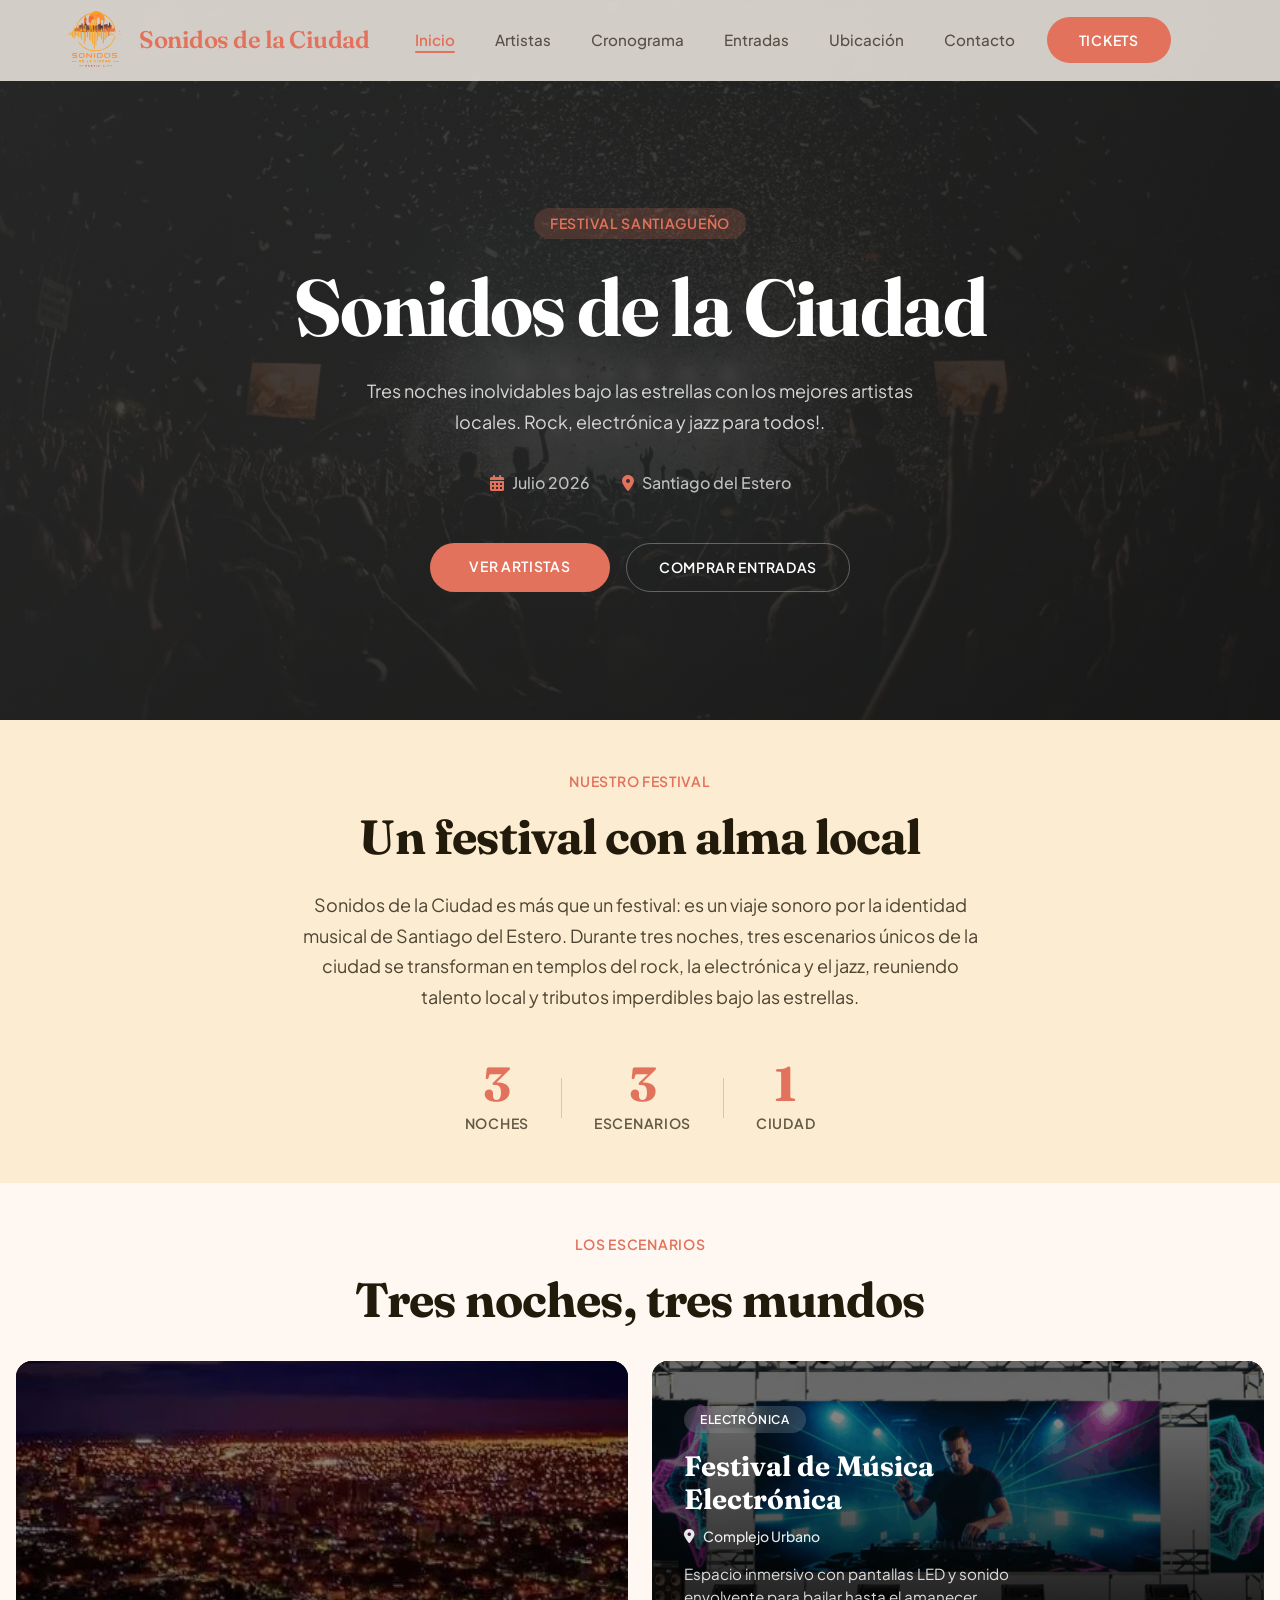
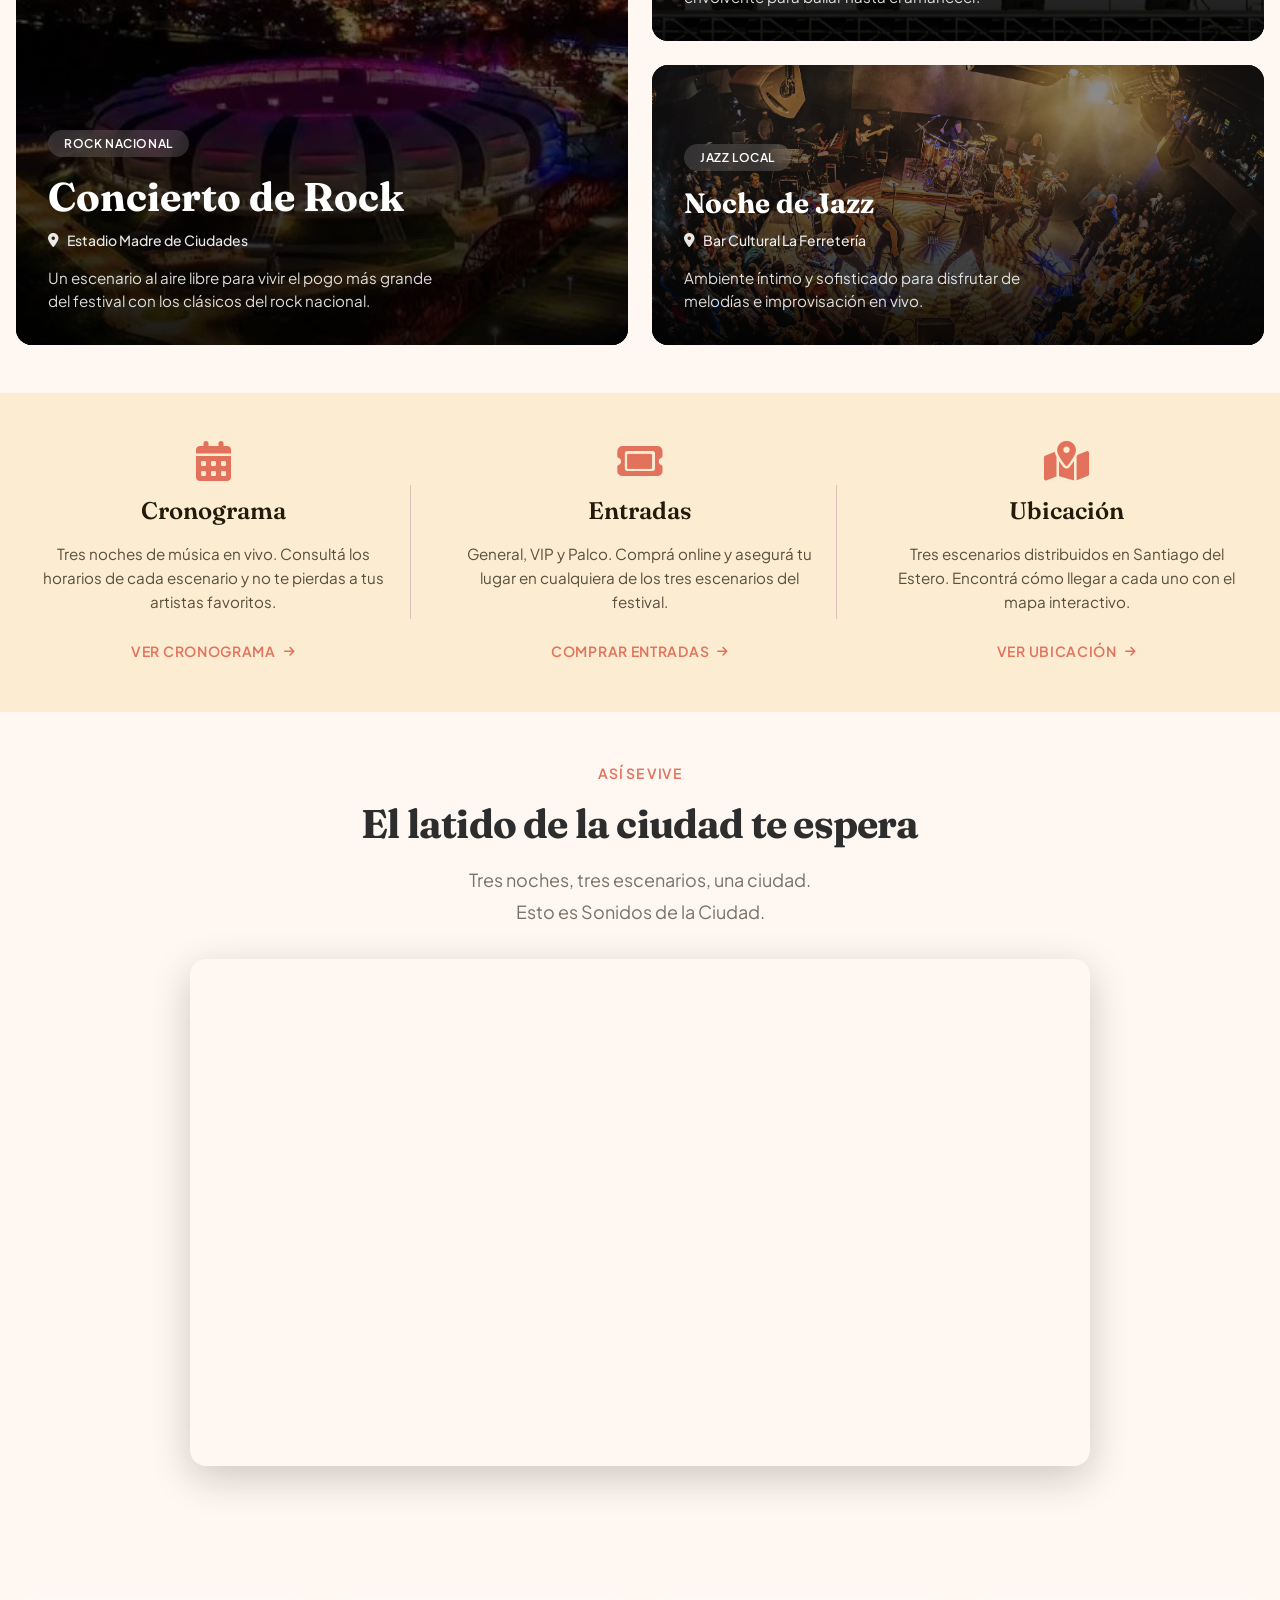
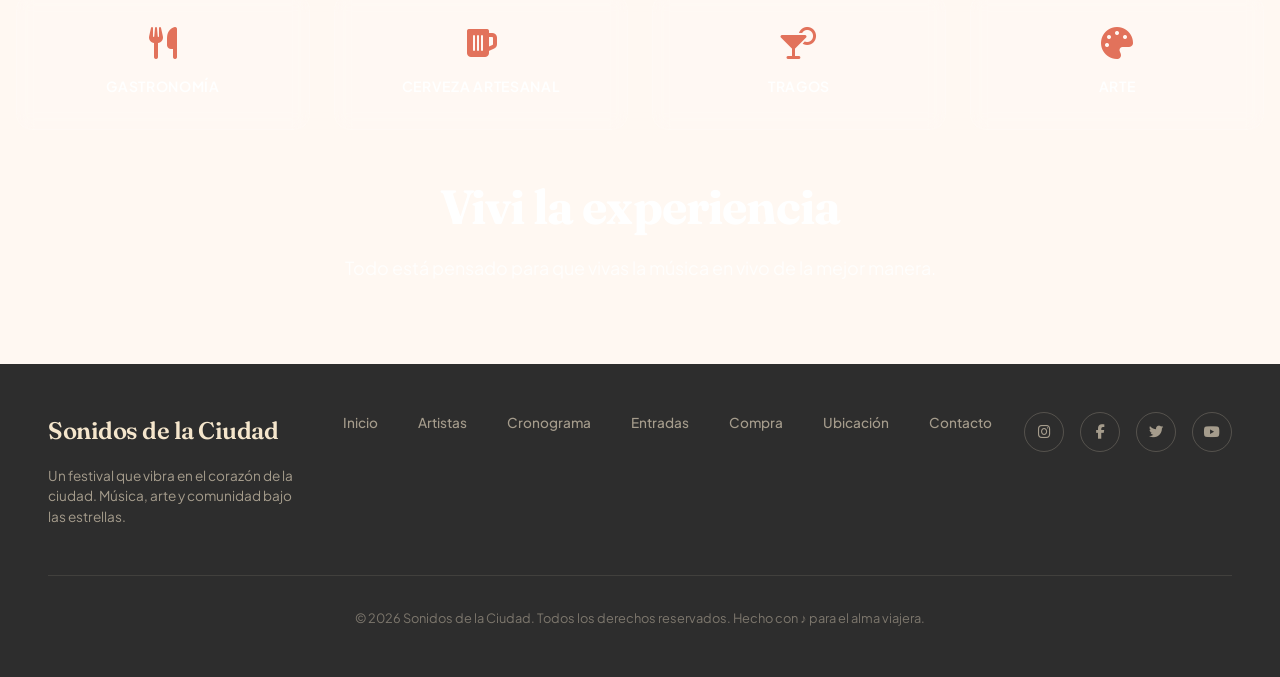
<file: index.html>
<!DOCTYPE html>
<html lang="es">
<head>
  <meta charset="UTF-8">
  <meta name="viewport" content="width=device-width, initial-scale=1.0">
  <meta name="description" content="Sonidos de la Ciudad - Festival de música local. Descubre artistas, cronograma, entradas y más.">
  <meta name="keywords" content="festival, música, local, artistas, entradas, Sonidos de la Ciudad">
  <meta name="author" content="Sonidos de la Ciudad">
  <title>Sonidos de la Ciudad - FESTIVAL SANTIAGUEÑO</title>

  <!-- Favicon -->
  <link rel="icon" type="image/x-icon" href="assets/img/icons/favicon.ico">
  <link rel="icon" type="image/png" sizes="32x32" href="assets/img/icons/favicon-32x32.png">
  <link rel="icon" type="image/png" sizes="16x16" href="assets/img/icons/favicon-16x16.png">
  <link rel="apple-touch-icon" href="assets/img/icons/apple-touch-icon.png">
  <link rel="icon" type="image/png" sizes="192x192" href="assets/img/icons/android-chrome-192x192.png">
  <link rel="icon" type="image/png" sizes="512x512" href="assets/img/icons/android-chrome-512x512.png">
  <link rel="manifest" href="site.webmanifest">

  <!-- Google Fonts: Fraunces & Plus Jakarta Sans -->
  <link rel="preconnect" href="https://fonts.googleapis.com">
  <link rel="preconnect" href="https://fonts.gstatic.com" crossorigin>
  <link href="https://fonts.googleapis.com/css2?family=Fraunces:ital,opsz,wght@0,9..144,100..900;1,9..144,100..900&family=Plus+Jakarta+Sans:ital,wght@0,200..800;1,200..800&display=swap" rel="stylesheet">

  <!-- Font Awesome -->
  <link rel="stylesheet" href="https://cdnjs.cloudflare.com/ajax/libs/font-awesome/6.5.0/css/all.min.css">

  <!-- CSS Global -->
  <link rel="stylesheet" href="css/style.css">

  <!-- CSS Componentes -->
  <link rel="stylesheet" href="css/navbar.css">
  <link rel="stylesheet" href="css/footer.css">

  <!-- CSS Página -->
  <link rel="stylesheet" href="css/index.css">
</head>
<body>
  <!-- Efecto de grano (textura sutil) -->
  <div class="grain-overlay"></div>

  <!-- Navbar inyectado por JS -->
  <div id="navbar-container"></div>

  <!-- Hero Section (fuera de main para ocupar ancho completo) -->
  <section class="hero">
    <div class="hero-content">
      <span class="hero-label">Festival Santiagueño</span>
      <h1 class="hero-title">Sonidos de la Ciudad</h1>
      <p class="hero-subtitle body-lg">Tres noches inolvidables bajo las estrellas con los mejores artistas locales. Rock, electrónica y jazz para todos!.</p>
      <div class="hero-meta">
        <span class="hero-date"><i class="fas fa-calendar-alt"></i>Julio  2026</span>
        <span class="hero-location"><i class="fas fa-map-marker-alt"></i> Santiago del Estero</span>
      </div>
      <div class="hero-actions">
        <a href="artistas.html" class="btn btn-primary">Ver Artistas</a>
        <a href="entradas.html" class="btn btn-outline-light">Comprar Entradas</a>
      </div>
    </div>
  </section>

  <main>
  <!-- About Section -->
  <section class="about">
    <div class="about-content">
      <span class="about-label">Nuestro Festival</span>
      <h2 class="about-title">Un festival con alma local</h2>
      <p class="about-text body-lg">Sonidos de la Ciudad es más que un festival: es un viaje sonoro por la identidad musical de Santiago del Estero. Durante tres noches, tres escenarios únicos de la ciudad se transforman en templos del rock, la electrónica y el jazz, reuniendo talento local y tributos imperdibles bajo las estrellas.</p>
      <div class="about-stats">
        <div class="about-stat">
          <span class="about-stat-number">3</span>
          <span class="about-stat-label">Noches</span>
        </div>
        <div class="about-stat-divider"></div>
        <div class="about-stat">
          <span class="about-stat-number">3</span>
          <span class="about-stat-label">Escenarios</span>
        </div>
        <div class="about-stat-divider"></div>
        <div class="about-stat">
          <span class="about-stat-number">1</span>
          <span class="about-stat-label">Ciudad</span>
        </div>
      </div>
    </div>
  </section>

  <!-- Events Bento Section -->
  <section class="events">
    <div class="events-header">
      <span class="events-label">Los Escenarios</span>
      <h2 class="events-title">Tres noches, tres mundos</h2>
    </div>

    <div class="events-bento">
      <!-- Card grande: Rock -->
      <article class="event-card event-card-large">
        <div class="event-card-image">
          <img src="assets/img/index/estadio-unico.webp" alt="Concierto de rock en el Estadio Madre de Ciudades">
        </div>
        <div class="event-card-content">
          <span class="event-genre">Rock Nacional</span>
          <h3 class="event-title">Concierto de Rock</h3>
          <p class="event-place"><i class="fas fa-map-marker-alt"></i> Estadio Madre de Ciudades</p>
          <p class="event-description">Un escenario al aire libre para vivir el pogo más grande del festival con los clásicos del rock nacional.</p>
        </div>
      </article>

      <!-- Card: Electrónica -->
      <article class="event-card">
        <div class="event-card-image">
          <img src="assets/img/index/complejo-urbano.webp" alt="Festival de música electrónica en el Complejo Urbano">
        </div>
        <div class="event-card-content">
          <span class="event-genre">Electrónica</span>
          <h3 class="event-title">Festival de Música Electrónica</h3>
          <p class="event-place"><i class="fas fa-map-marker-alt"></i> Complejo Urbano</p>
          <p class="event-description">Espacio inmersivo con pantallas LED y sonido envolvente para bailar hasta el amanecer.</p>
        </div>
      </article>

      <!-- Card: Jazz -->
      <article class="event-card">
        <div class="event-card-image">
          <img src="assets/img/index/bar.webp" alt="Noche de jazz en el Bar Cultural La Ferretería">
        </div>
        <div class="event-card-content">
          <span class="event-genre">Jazz Local</span>
          <h3 class="event-title">Noche de Jazz</h3>
          <p class="event-place"><i class="fas fa-map-marker-alt"></i> Bar Cultural La Ferretería</p>
          <p class="event-description">Ambiente íntimo y sofisticado para disfrutar de melodías e improvisación en vivo.</p>
        </div>
      </article>
    </div>
  </section>

  <!-- Info Section (Cronograma + Entradas + Ubicación) -->
  <section class="info">
    <div class="info-grid">
      <div class="info-block">
        <i class="fas fa-calendar-days info-icon"></i>
        <h3 class="info-title">Cronograma</h3>
        <p class="info-text">Tres noches de música en vivo. Consultá los horarios de cada escenario y no te pierdas a tus artistas favoritos.</p>
        <a href="cronograma.html" class="info-link">Ver cronograma <i class="fas fa-arrow-right"></i></a>
      </div>

      <div class="info-block">
        <i class="fas fa-ticket info-icon"></i>
        <h3 class="info-title">Entradas</h3>
        <p class="info-text">General, VIP y Palco. Comprá online y asegurá tu lugar en cualquiera de los tres escenarios del festival.</p>
        <a href="entradas.html" class="info-link">Comprar entradas <i class="fas fa-arrow-right"></i></a>
      </div>

      <div class="info-block">
        <i class="fas fa-map-location-dot info-icon"></i>
        <h3 class="info-title">Ubicación</h3>
        <p class="info-text">Tres escenarios distribuidos en Santiago del Estero. Encontrá cómo llegar a cada uno con el mapa interactivo.</p>
        <a href="ubicacion.html" class="info-link">Ver ubicación <i class="fas fa-arrow-right"></i></a>
      </div>
    </div>
  </section>
</main>

  <!-- Video Promocional -->
  <section class="promo-video">
    <div class="promo-video-content">
      <span class="promo-label">Así se vive</span>
      <h2 class="promo-title">El latido de la ciudad te espera</h2>
      <p class="promo-text body-lg">Tres noches, tres escenarios, una ciudad. <br>Esto es Sonidos de la Ciudad.</p>
      <div class="promo-video-wrapper">
        <iframe
          src="https://www.youtube.com/embed/-f5rqnZOOds?si=A6K7aAgEWtWWMYTq"
          title="Sonidos de la Ciudad - Video promocional"
          frameborder="0"
          allow="accelerometer; autoplay; clipboard-write; encrypted-media; gyroscope; picture-in-picture; web-share"
          referrerpolicy="strict-origin-when-cross-origin"
          allowfullscreen>
        </iframe>
      </div>
    </div>
  </section>

  <!-- Experience Section (Vivi la experiencia) -->
  <section class="experience">
    <div class="experience-content">
      <div class="experience-cards">
        <div class="experience-card">
          <i class="fas fa-utensils experience-icon"></i>
          <span class="experience-label">Gastronomía</span>
        </div>
        <div class="experience-card">
          <i class="fas fa-beer-mug-empty experience-icon"></i>
          <span class="experience-label">Cerveza Artesanal</span>
        </div>
        <div class="experience-card">
          <i class="fas fa-martini-glass-citrus experience-icon"></i>
          <span class="experience-label">Tragos</span>
        </div>
        <div class="experience-card">
          <i class="fas fa-palette experience-icon"></i>
          <span class="experience-label">Arte</span>
        </div>
      </div>
      <h2 class="experience-title">Vivi la experiencia</h2>
      <p class="experience-text body-lg">Todo está pensado para que vivas la música en vivo de la mejor manera.</p>
    </div>
  </section>

  <!-- Footer inyectado por JS -->
  <div id="footer-container"></div>

  <!-- Scripts -->
  <script src="js/components/navbar.js"></script>
  <script src="js/components/footer.js"></script>
  <script src="js/main.js"></script>
</body>
</html>
</file>
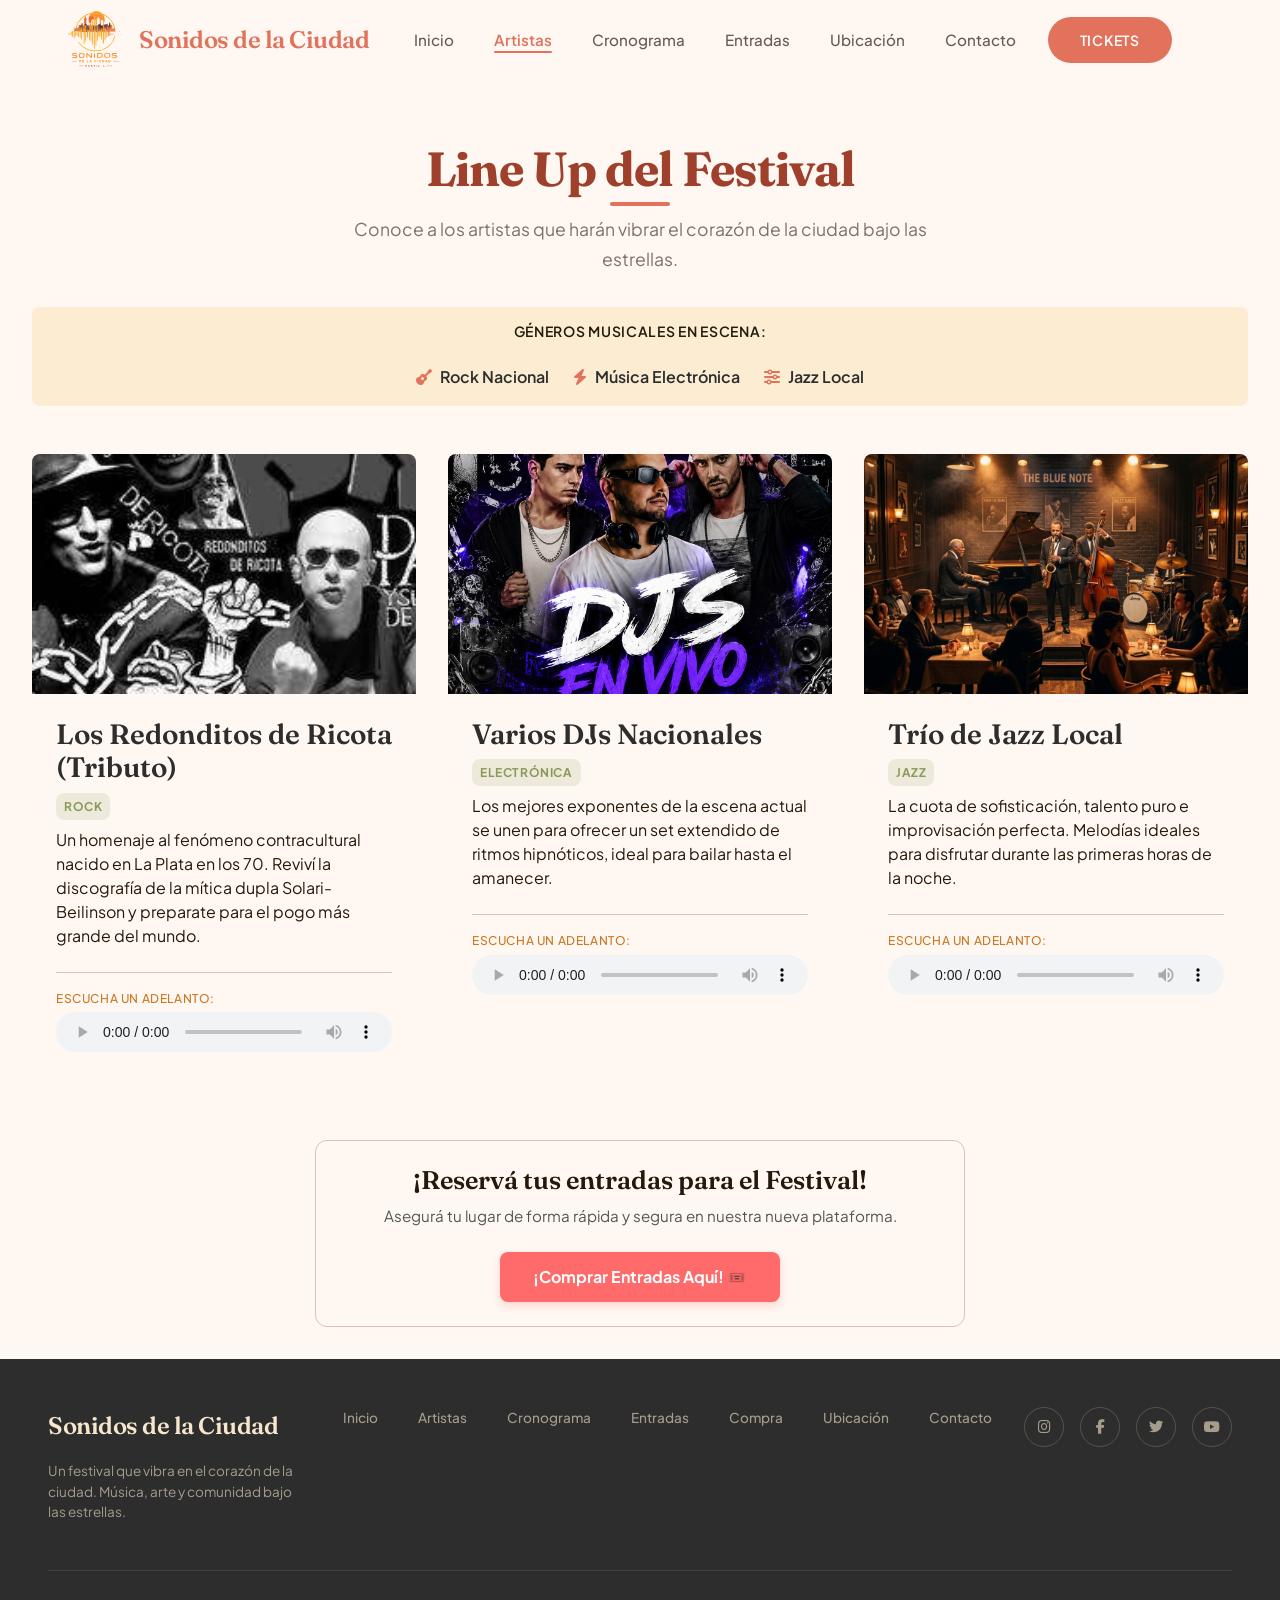
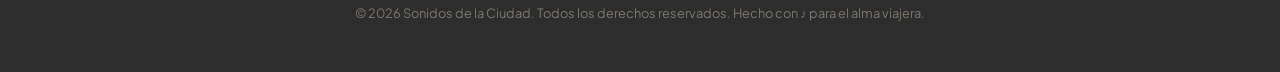
<file: artistas.html>
<!DOCTYPE html>
<html lang="es">
<head>
  <meta charset="UTF-8">
  <meta name="viewport" content="width=device-width, initial-scale=1.0">
  <meta name="description" content="Conoce a los artistas que se presentarán en Sonidos de la Ciudad.">
  <title>Artistas - Sonidos de la Ciudad</title>

  <link rel="icon" type="image/x-icon" href="assets/img/icons/favicon.ico">
  <link rel="icon" type="image/png" sizes="32x32" href="assets/img/icons/favicon-32x32.png">
  <link rel="icon" type="image/png" sizes="16x16" href="assets/img/icons/favicon-16x16.png">
  <link rel="apple-touch-icon" href="assets/img/icons/apple-touch-icon.png">

  <link rel="preconnect" href="https://fonts.googleapis.com">
  <link rel="preconnect" href="https://fonts.gstatic.com" crossorigin>
  <link href="https://fonts.googleapis.com/css2?family=Fraunces:ital,opsz,wght@0,9..144,100..900;1,9..144,100..900&family=Plus+Jakarta+Sans:ital,wght@0,200..800;1,200..800&display=swap" rel="stylesheet">

  <link rel="stylesheet" href="https://cdnjs.cloudflare.com/ajax/libs/font-awesome/6.5.0/css/all.min.css">

  <link rel="stylesheet" href="css/style.css">

  <link rel="stylesheet" href="css/navbar.css">
  <link rel="stylesheet" href="css/footer.css">

  <link rel="stylesheet" href="css/artistas.css">
</head>
<body>
  <div class="grain-overlay"></div>
  <div id="navbar-container"></div>

<main class="container page-content">
    <section class="artists-section">
      
      <div class="artists-header text-center">
        <h1>Line Up del Festival</h1>
        <p class="body-lg">Conoce a los artistas que harán vibrar el corazón de la ciudad bajo las estrellas.</p>
      </div>
      
      <div class="festival-genres">
        <h3 class="label">Géneros musicales en escena:</h3>
        <ul>
          <li><i class="fas fa-guitar"></i> Rock Nacional</li>
          <li><i class="fas fa-bolt"></i> Música Electrónica</li>
          <li><i class="fas fa-sliders"></i> Jazz Local</li>
        </ul>
      </div>

      <div class="artists-grid">

        <article class="artista-card">
          <div class="artist-image-container">
            <img src="assets/img/artists/artista1.png" alt="Banda de rock tocando en vivo sobre un escenario iluminado con luces rojas.">
          </div>
          <div class="artist-body">
            <h2>Los Redonditos de Ricota (Tributo)</h2>
            <span class="badge-genre">Rock</span>
            <p class="artist-bio body-md">Un homenaje al fenómeno contracultural nacido en La Plata en los 70. Reviví la discografía de la mítica dupla Solari-Beilinson y preparate para el pogo más grande del mundo.</p>
            <div class="artist-audio">
              <p class="label label-sm">Escucha un adelanto:</p>
              <audio src="assets/audio/jingle1.mp3" controls></audio>
            </div>
          </div>
        </article>

        <article class="artista-card">
          <div class="artist-image-container">
            <img src="assets/img/artists/artista2.png" alt="DJ mezclando música electrónica en una consola con pantallas LED de fondo.">
          </div>
          <div class="artist-body">
            <h2>Varios DJs Nacionales</h2>
            <span class="badge-genre">Electrónica</span>
            <p class="artist-bio body-md">Los mejores exponentes de la escena actual se unen para ofrecer un set extendido de ritmos hipnóticos, ideal para bailar hasta el amanecer.</p>
            <div class="artist-audio">
              <p class="label label-sm">Escucha un adelanto:</p>
              <audio src="assets/audio/jingle2.mp3" controls></audio>
            </div>
          </div>
        </article>

        <article class="artista-card">
          <div class="artist-image-container">
            <img src="assets/img/artists/artista3.png" alt="Músicos de jazz interpretando melodías con saxofón y contrabajo bajo luz tenue.">
          </div>
          <div class="artist-body">
            <h2>Trío de Jazz Local</h2>
            <span class="badge-genre">Jazz</span>
            <p class="artist-bio body-md">La cuota de sofisticación, talento puro e improvisación perfecta. Melodías ideales para disfrutar durante las primeras horas de la noche.</p>
            <div class="artist-audio">
              <p class="label label-sm">Escucha un adelanto:</p>
              <audio src="assets/audio/jingle3.mp3" controls></audio>
            </div>
          </div>
        </article>
      </div> 
    </section> 

    <!-- SECCIÓN DEL BOTÓN DE COMPRA:  -->
    <section class="booking-section" style="max-width: 650px; margin: 4rem auto 0 auto; padding: 1.5rem 2rem; background-color: var(--color-surface, #fffdfa); border-radius: 12px; border: 1px solid var(--color-outline-variant, #ddd); text-align: center; box-sizing: border-box;">
      <h2 style="margin-top: 0; margin-bottom: 0.5rem; font-family: 'Fraunces', serif; font-size: 1.6rem;">¡Reservá tus entradas para el Festival!</h2>
      <p style="margin-top: 0; margin-bottom: 1.5rem; color: #555; font-size: 0.95rem;">Asegurá tu lugar de forma rápida y segura en nuestra nueva plataforma.</p>
      
      <a href="compra.html" 
         style="display: inline-block; 
                background-color: #ff6b6b; 
                color: white; 
                text-decoration: none; 
                padding: 12px 32px; 
                font-size: 1rem; 
                font-weight: bold; 
                border-radius: 8px; 
                box-shadow: 0 4px 10px rgba(255, 107, 107, 0.25); 
                transition: all 0.2s ease-in-out;
                width: calc(100% - 40px);
                max-width: 280px;">
        ¡Comprar Entradas Aquí! 🎟️
      </a>
    </section>

  </main>
  
  <div id="footer-container"></div>

  <script src="js/components/navbar.js"></script>
  <script src="js/components/footer.js"></script>
  <script src="js/main.js"></script>
  <script src="js/artistas.js"></script>
</body>
</html>
</file>
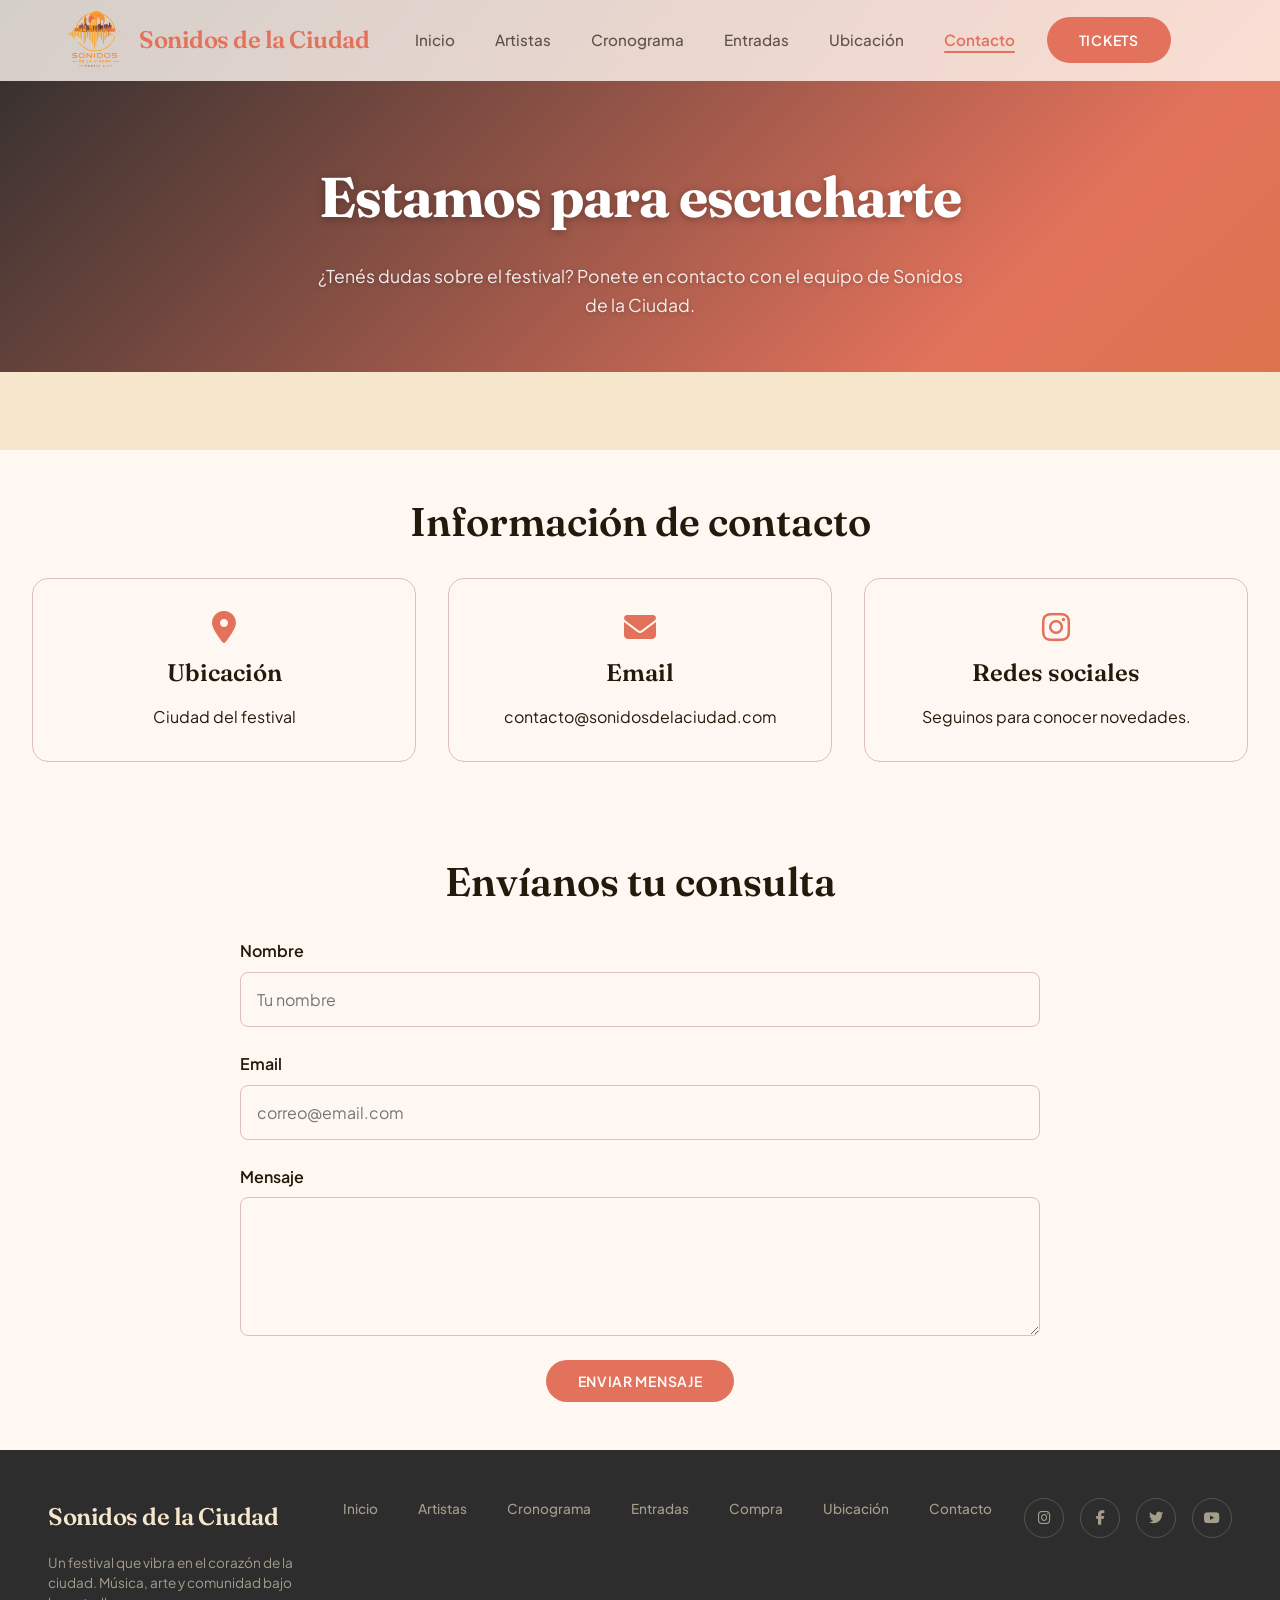
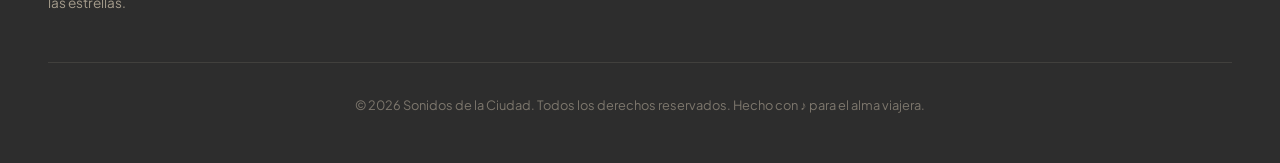
<file: contacto.html>
<!DOCTYPE html>
<html lang="es">
<head>
  <meta charset="UTF-8">
  <meta name="viewport" content="width=device-width, initial-scale=1.0">
  <meta name="description" content="Contacto del festival Sonidos de la Ciudad. Envíanos tus consultas.">
  <title>Contacto - Sonidos de la Ciudad</title>

  <link rel="icon" type="image/x-icon" href="assets/img/icons/favicon.ico">
  <link rel="icon" type="image/png" sizes="32x32" href="assets/img/icons/favicon-32x32.png">
  <link rel="icon" type="image/png" sizes="16x16" href="assets/img/icons/favicon-16x16.png">
  <link rel="apple-touch-icon" href="assets/img/icons/apple-touch-icon.png">

  <!-- Google Fonts: Fraunces & Plus Jakarta Sans -->
  <link rel="preconnect" href="https://fonts.googleapis.com">
  <link rel="preconnect" href="https://fonts.gstatic.com" crossorigin>
  <link href="https://fonts.googleapis.com/css2?family=Fraunces:ital,opsz,wght@0,9..144,100..900;1,9..144,100..900&family=Plus+Jakarta+Sans:ital,wght@0,200..800;1,200..800&display=swap" rel="stylesheet">

  <!-- Font Awesome -->
  <link rel="stylesheet" href="https://cdnjs.cloudflare.com/ajax/libs/font-awesome/6.5.0/css/all.min.css">

  <!-- CSS Global -->
  <link rel="stylesheet" href="css/style.css">

  <!-- CSS Componentes -->
  <link rel="stylesheet" href="css/navbar.css">
  <link rel="stylesheet" href="css/footer.css">

  <!-- CSS Página -->
  <link rel="stylesheet" href="css/contacto.css">
</head>
<body>
  <!-- Efecto de grano (textura sutil) -->
  <div class="grain-overlay"></div>

  <!-- Navbar inyectado por JS -->
  <div id="navbar-container"></div>

  <main class="container page-content">

  <!-- Hero de contacto -->
  <section class="contact-hero">

    <h1>Estamos para escucharte</h1>

    <p>
      ¿Tenés dudas sobre el festival?
      Ponete en contacto con el equipo de Sonidos de la Ciudad.
    </p>

  </section>


  <!-- Información de contacto -->
  <section class="contact-info">

    <h2>Información de contacto</h2>

    <div class="contact-cards">


      <article class="contact-card">

        <i class="fa-solid fa-location-dot"></i>

        <h3>Ubicación</h3>

        <p>
          Ciudad del festival
        </p>

      </article>



      <article class="contact-card">

        <i class="fa-solid fa-envelope"></i>

        <h3>Email</h3>

        <p>
          contacto@sonidosdelaciudad.com
        </p>

      </article>



      <article class="contact-card">

        <i class="fa-brands fa-instagram"></i>

        <h3>Redes sociales</h3>

        <p>
          Seguinos para conocer novedades.
        </p>

      </article>


    </div>

  </section>



  <!-- Formulario -->
  <section class="contact-form-section">

    <h2>Envíanos tu consulta</h2>


    <form class="contact-form">


      <div class="form-group">

        <label for="nombre">
          Nombre
        </label>

        <input 
          type="text"
          id="nombre"
          name="nombre"
          placeholder="Tu nombre">

      </div>



      <div class="form-group">

        <label for="email">
          Email
        </label>

        <input 
          type="email"
          id="email"
          name="email"
          placeholder="correo@email.com">

      </div>



      <div class="form-group">

        <label for="mensaje">
          Mensaje
        </label>

        <textarea
          id="mensaje"
          name="mensaje"
          rows="5"
          placeholder="Escribí tu consulta">
        </textarea>

      </div>

      <button type="submit" class="btn btn-primary">
        Enviar mensaje
      </button>

    </form>


  </section>


</main>

  <!-- Footer inyectado por JS -->
  <div id="footer-container"></div>

  <!-- Scripts -->
  <script src="js/components/navbar.js"></script>
  <script src="js/components/footer.js"></script>
  <script src="js/main.js"></script>
</body>
</html>
</file>
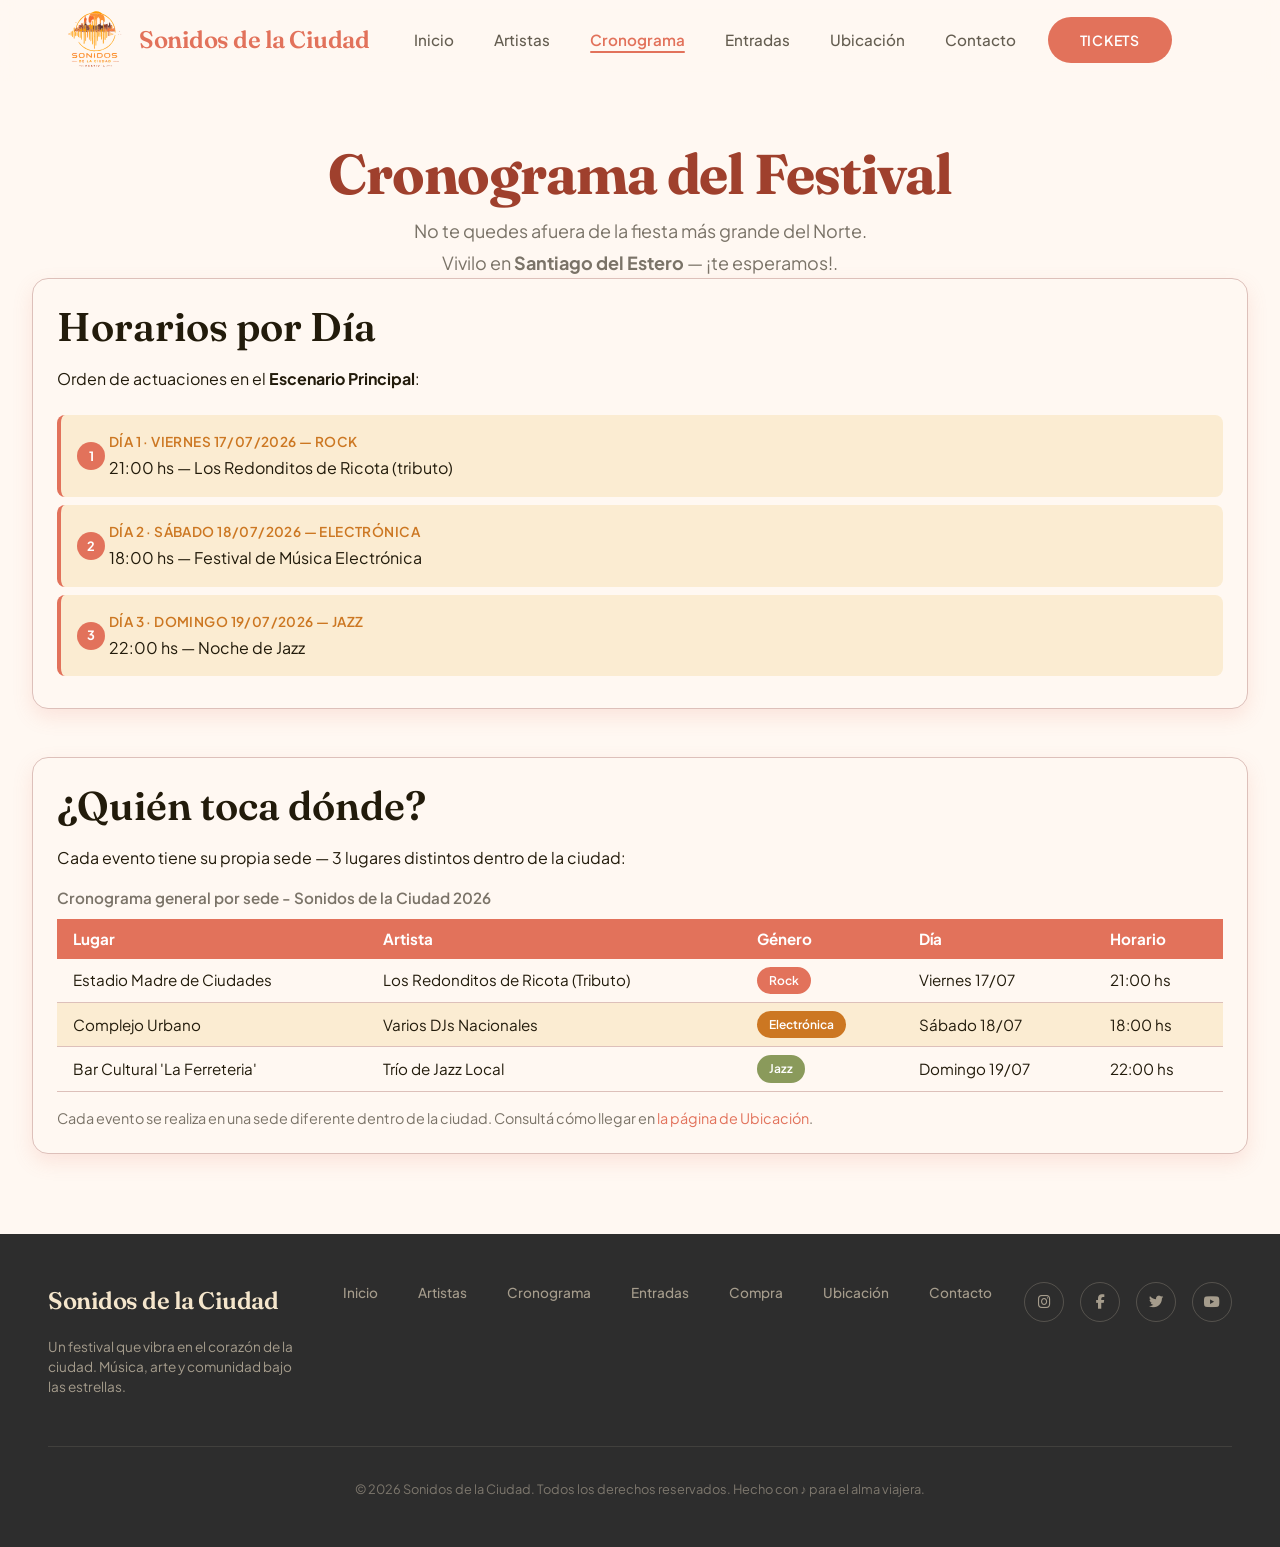
<file: cronograma.html>
<!DOCTYPE html>
<html lang="es">
<head>
  <meta charset="UTF-8">
  <meta name="viewport" content="width=device-width, initial-scale=1.0">
  <meta name="description" content="Cronograma de actuaciones del festival Sonidos de la Ciudad. Consultá los horarios por día y escenario.">
  <meta name="keywords" content="festival, música, cronograma, horarios, escenarios, Sonidos de la Ciudad">
  <meta name="author" content="Sonidos de la Ciudad">
  <title>Cronograma - Sonidos de la Ciudad</title>

  <link rel="icon" type="image/x-icon" href="assets/img/icons/favicon.ico">
  <link rel="icon" type="image/png" sizes="32x32" href="assets/img/icons/favicon-32x32.png">
  <link rel="icon" type="image/png" sizes="16x16" href="assets/img/icons/favicon-16x16.png">
  <link rel="apple-touch-icon" href="assets/img/icons/apple-touch-icon.png">

  <link rel="preconnect" href="https://fonts.googleapis.com">
  <link rel="preconnect" href="https://fonts.gstatic.com" crossorigin>
  <link href="https://fonts.googleapis.com/css2?family=Fraunces:ital,opsz,wght@0,9..144,100..900;1,9..144,100..900&family=Plus+Jakarta+Sans:ital,wght@0,200..800;1,200..800&display=swap" rel="stylesheet">

  <link rel="stylesheet" href="https://cdnjs.cloudflare.com/ajax/libs/font-awesome/6.5.0/css/all.min.css">

  <link rel="stylesheet" href="css/style.css">
  <link rel="stylesheet" href="css/navbar.css">
  <link rel="stylesheet" href="css/footer.css">
  <link rel="stylesheet" href="css/cronograma.css">
</head>
<body>
  <div class="grain-overlay"></div>

  <div id="navbar-container"></div>

  <main class="container page-content" id="top">
    <section class="cronograma-section">

      <div class="cronograma-header text-center">
        <h1>Cronograma del Festival</h1>
        <p class="body-lg">No te quedes afuera de la fiesta más grande del Norte. <br>
        Vivilo en <strong>Santiago del Estero</strong> — ¡te esperamos!.
        </p>
      </div>

      <section id="horarios-por-dia">
        <h2>Horarios por Día</h2>
        <p class="body-md" style="margin-bottom: 1.5rem;">Orden de actuaciones en el <strong>Escenario Principal</strong>:</p>

        <ol class="lista-horarios">
          <li><span class="dia">Día 1 · Viernes 17/07/2026 — Rock</span> 21:00 hs — Los Redonditos de Ricota (tributo)</li>
          <li><span class="dia">Día 2 · Sábado 18/07/2026 — Electrónica</span> 18:00 hs — Festival de Música Electrónica</li>
          <li><span class="dia">Día 3 · Domingo 19/07/2026 — Jazz</span> 22:00 hs — Noche de Jazz</li>
        </ol>
      </section>

      <section id="resumen-escenarios">
        <h2>¿Quién toca dónde?</h2>
        <p class="body-md">Cada evento tiene su propia sede — 3 lugares distintos dentro de la ciudad:</p>

        <table>
          <caption>Cronograma general por sede - Sonidos de la Ciudad 2026</caption>
          <thead>
            <tr>
              <th scope="col">Lugar</th>
              <th scope="col">Artista</th>
              <th scope="col">Género</th>
              <th scope="col">Día</th>
              <th scope="col">Horario</th>
            </tr>
          </thead>
          <tbody id="tabla-escenarios">
            <!-- Cargado dinámicamente desde data/events.json -->
          </tbody>
        </table>

        <p class="nota-escenarios body-md">
          Cada evento se realiza en una sede diferente dentro de la ciudad.
          Consultá cómo llegar en <a href="ubicacion.html">la página de Ubicación</a>.
        </p>
      </section>
  </main>
  <div id="footer-container"></div>

  <script src="js/components/navbar.js"></script>
  <script src="js/components/footer.js"></script>
  <script src="js/main.js"></script>
  <script src="js/cronograma.js"></script>
</body>
</html>
</file>
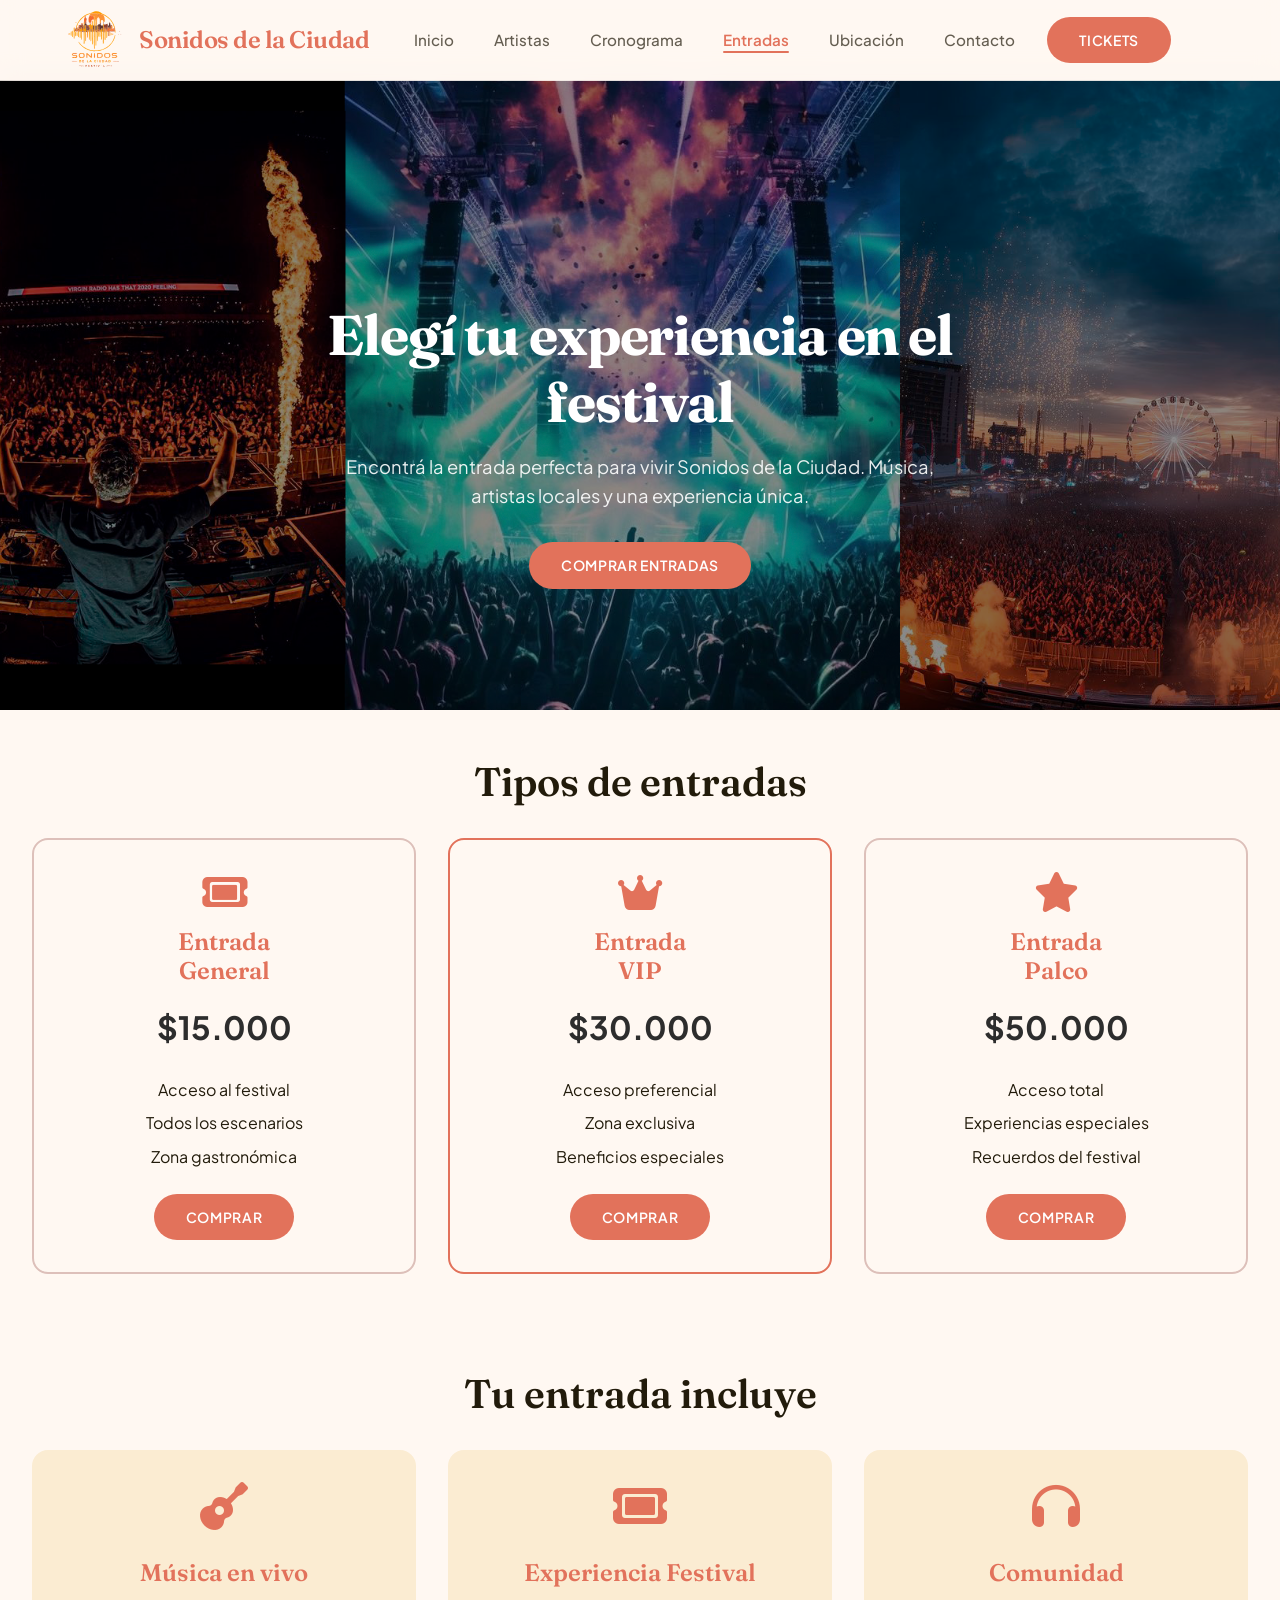
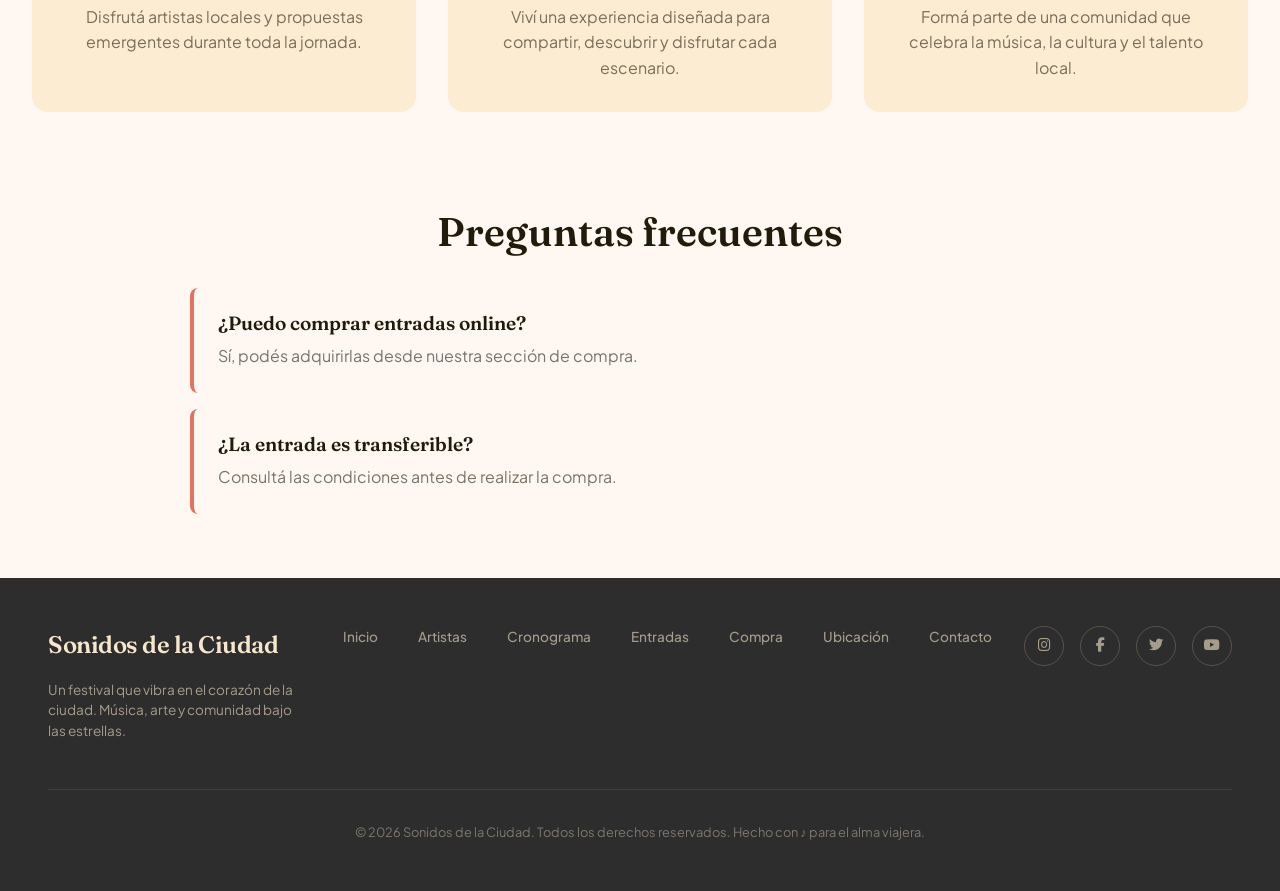
<file: entradas.html>
<!DOCTYPE html>
<html lang="es">
<head>
  <meta charset="UTF-8">
  <meta name="viewport" content="width=device-width, initial-scale=1.0">
  <meta name="description" content="Información sobre entradas y tipos de acceso al festival Sonidos de la Ciudad.">
  <title>Entradas - Sonidos de la Ciudad</title>
  <meta name="keywords" content="entradas festival, Sonidos de la Ciudad, música, eventos">

  <link rel="icon" type="image/x-icon" href="assets/img/icons/favicon.ico">
  <link rel="icon" type="image/png" sizes="32x32" href="assets/img/icons/favicon-32x32.png">
  <link rel="icon" type="image/png" sizes="16x16" href="assets/img/icons/favicon-16x16.png">
  <link rel="apple-touch-icon" href="assets/img/icons/apple-touch-icon.png">

  <!-- Google Fonts: Fraunces & Plus Jakarta Sans -->
  <link rel="preconnect" href="https://fonts.googleapis.com">
  <link rel="preconnect" href="https://fonts.gstatic.com" crossorigin>
  <link href="https://fonts.googleapis.com/css2?family=Fraunces:ital,opsz,wght@0,9..144,100..900;1,9..144,100..900&family=Plus+Jakarta+Sans:ital,wght@0,200..800;1,200..800&display=swap" rel="stylesheet">

  <!-- Font Awesome -->
  <link rel="stylesheet" href="https://cdnjs.cloudflare.com/ajax/libs/font-awesome/6.5.0/css/all.min.css">

  <!-- CSS Global -->
  <link rel="stylesheet" href="css/style.css">

  <!-- CSS Componentes -->
  <link rel="stylesheet" href="css/navbar.css">
  <link rel="stylesheet" href="css/footer.css">

  <!-- CSS Página -->
  <link rel="stylesheet" href="css/entradas.css">
</head>
<body>
  <!-- Efecto de grano (textura sutil) -->
  <div class="grain-overlay"></div>

  <!-- Navbar inyectado por JS -->
  <div id="navbar-container"></div>

  <main class="container page-content">

  <!-- Hero de entradas -->
  
<section class="tickets-hero">

    <img src="assets/img/banners/fest1.png"
         class="hero-slide active"
         alt="Festival Sonidos de la Ciudad">

    <img src="assets/img/banners/fest2.png"
         class="hero-slide"
         alt="Entradas al festival">

    <div class="hero-overlay"></div>

    <div class="hero-content">

        

        <h1>Elegí tu experiencia en el festival</h1>

        <p>
            Encontrá la entrada perfecta para vivir Sonidos de la Ciudad.
            Música, artistas locales y una experiencia única.
        </p>

        <a href="compra.html" class="btn btn-primary">
            Comprar entradas
        </a>

    </div>

</section>


  <!-- Tipos de entradas -->
  <section class="tickets-section">

    <h2>Tipos de entradas</h2>

    <div class="tickets-grid">

      <article class="ticket-card">
          <i class="fa-solid fa-ticket ticket-icon"></i>

          
          <h3>Entrada<br>General</h3>

          <p class="ticket-price">$15.000</p>

        <ul>
          <li>Acceso al festival</li>
          <li>Todos los escenarios</li>
          <li>Zona gastronómica</li>
        </ul>

        <a href="compra.html" class="btn btn-secondary">
          Comprar
        </a>
      </article>


      <article class="ticket-card featured">
          <i class="fa-solid fa-crown ticket-icon"></i>

          
          <h3>Entrada<br>VIP</h3>

          <p class="ticket-price">$30.000</p>

        <ul>
          <li>Acceso preferencial</li>
          <li>Zona exclusiva</li>
          <li>Beneficios especiales</li>
        </ul>

        <a href="compra.html" class="btn btn-primary">
          Comprar
        </a>
      </article>


      <article class="ticket-card">
          <i class="fa-solid fa-star ticket-icon"></i>

          <h3>Entrada<br>Palco</h3>

          <p class="ticket-price">$50.000</p>

        <ul>
          <li>Acceso total</li>
          <li>Experiencias especiales</li>
          <li>Recuerdos del festival</li>
        </ul>

        <a href="compra.html" class="btn btn-secondary">
          Comprar
        </a>
      </article>

    </div>

  </section>


  <!-- Información adicional -->
  <section class="ticket-info">

  <h2>Tu entrada incluye</h2>

  <div class="benefits">

      <article>
  <i class="fa-solid fa-guitar benefit-icon"></i>

  <h3>Música en vivo</h3>

  <p>
    Disfrutá artistas locales y propuestas emergentes durante toda la jornada.
  </p>
</article>

<article>
  <i class="fa-solid fa-ticket benefit-icon"></i>

  <h3>Experiencia Festival</h3>

  <p>
    Viví una experiencia diseñada para compartir, descubrir y disfrutar cada escenario.
  </p>
</article>

<article>
  <i class="fa-solid fa-headphones benefit-icon"></i>

  <h3>Comunidad</h3>

  <p>
    Formá parte de una comunidad que celebra la música, la cultura y el talento local.
  </p>
</article>

  </div>

</section>


  <!-- Preguntas frecuentes -->
  <section class="faq">

    <h2>Preguntas frecuentes</h2>

    <article>
      <h3>¿Puedo comprar entradas online?</h3>
      <p>
        Sí, podés adquirirlas desde nuestra sección de compra.
      </p>
    </article>

    <article>
      <h3>¿La entrada es transferible?</h3>
      <p>
        Consultá las condiciones antes de realizar la compra.
      </p>
    </article>

  </section>


</main>

  <!-- Footer inyectado por JS -->
  <div id="footer-container"></div>

  <!-- Scripts -->
  <script src="js/components/navbar.js"></script>
  <script src="js/components/footer.js"></script>
  <script src="js/main.js"></script>
  <script src="js/entradas.js"></script>
</body>
</html>
</file>
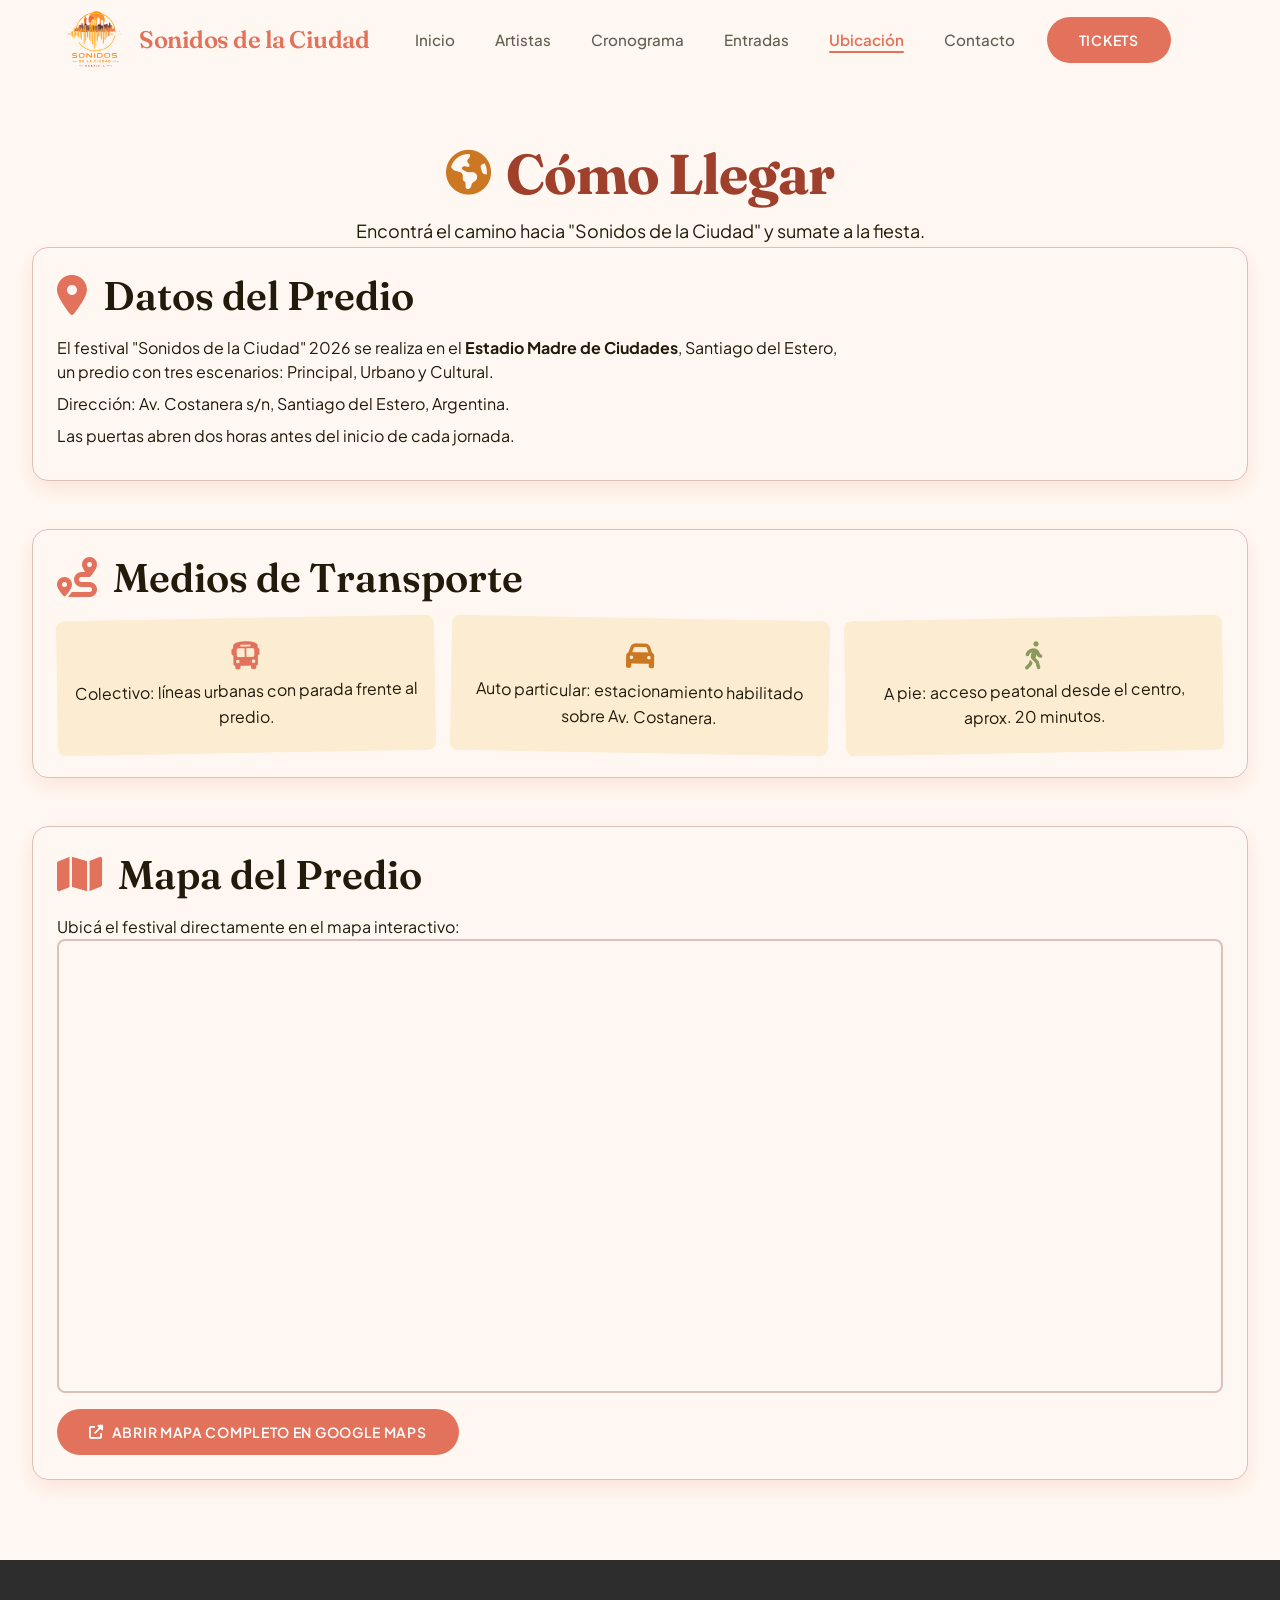
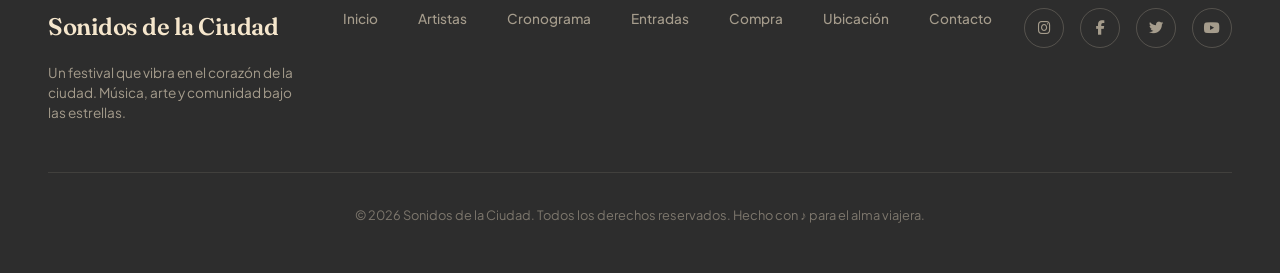
<file: ubicacion.html>
<!DOCTYPE html>
<html lang="es">
<head>
  <meta charset="UTF-8">
  <meta name="viewport" content="width=device-width, initial-scale=1.0">
  <meta name="description" content="Cómo llegar al festival Sonidos de la Ciudad. Ubicación, mapa y medios de transporte.">
  <meta name="keywords" content="festival, música, ubicación, mapa, cómo llegar, Sonidos de la Ciudad">
  <meta name="author" content="Sonidos de la Ciudad">
  <title>Ubicación - Sonidos de la Ciudad</title>

  <link rel="icon" type="image/x-icon" href="assets/img/icons/favicon.ico">
  <link rel="icon" type="image/png" sizes="32x32" href="assets/img/icons/favicon-32x32.png">
  <link rel="icon" type="image/png" sizes="16x16" href="assets/img/icons/favicon-16x16.png">
  <link rel="apple-touch-icon" href="assets/img/icons/apple-touch-icon.png">

  <link rel="preconnect" href="https://fonts.googleapis.com">
  <link rel="preconnect" href="https://fonts.gstatic.com" crossorigin>
  <link href="https://fonts.googleapis.com/css2?family=Fraunces:ital,opsz,wght@0,9..144,100..900;1,9..144,100..900&family=Plus+Jakarta+Sans:ital,wght@0,200..800;1,200..800&display=swap" rel="stylesheet">

  <link rel="stylesheet" href="https://cdnjs.cloudflare.com/ajax/libs/font-awesome/6.5.0/css/all.min.css">

  <link rel="stylesheet" href="css/style.css">
  <link rel="stylesheet" href="css/navbar.css">
  <link rel="stylesheet" href="css/footer.css">
  <link rel="stylesheet" href="css/ubicacion.css">
</head>
<body>
  <div class="grain-overlay"></div>

  <div id="navbar-container"></div>

  <main class="container page-content">
    <section class="ubicacion-section">

      <div class="ubicacion-header text-center">
        <h1>
          <i class="fa-solid fa-earth-americas" aria-hidden="true"></i>
          Cómo Llegar
        </h1>
        <p class="body-lg">
          Encontrá el camino hacia "Sonidos de la Ciudad" y sumate a la fiesta.
        </p>
      </div>

      <section id="datos-acceso">
        <h2><i class="fa-solid fa-location-dot" aria-hidden="true"></i> Datos del Predio</h2>
        <p class="body-md">
          El festival "Sonidos de la Ciudad" 2026 se realiza en el <strong>Estadio Madre de Ciudades</strong>,
          Santiago del Estero, un predio con tres escenarios: Principal, Urbano y Cultural.
        </p>
        <p class="body-md">Dirección: Av. Costanera s/n, Santiago del Estero, Argentina.</p>
        <p class="body-md">Las puertas abren dos horas antes del inicio de cada jornada.</p>
      </section>

      <section id="como-llegar">
        <h2><i class="fa-solid fa-route" aria-hidden="true"></i> Medios de Transporte</h2>
        <ul class="lista-transporte">
          <li><i class="fa-solid fa-bus" aria-hidden="true"></i> Colectivo: líneas urbanas con parada frente al predio.</li>
          <li><i class="fa-solid fa-car" aria-hidden="true"></i> Auto particular: estacionamiento habilitado sobre Av. Costanera.</li>
          <li><i class="fa-solid fa-person-walking" aria-hidden="true"></i> A pie: acceso peatonal desde el centro, aprox. 20 minutos.</li>
        </ul>
      </section>

      <section id="mapa">
        <h2><i class="fa-solid fa-map" aria-hidden="true"></i> Mapa del Predio</h2>
        <p class="body-md">Ubicá el festival directamente en el mapa interactivo:</p>

        <div class="mapa-container">
          <iframe
            title="Mapa de ubicación del festival Sonidos de la Ciudad"
            src="https://www.google.com/maps/embed?pb=!1m18!1m12!1m3!1d3530.4224850262312!2d-64.27354898908287!3d-27.76595357604961!2m3!1f0!2f0!3f0!3m2!1i1024!2i768!4f13.1!3m3!1m2!1s0x943b538809306767%3A0x6a147f14e2f77597!2sEstadio%20%C3%9Anico%20Madre%20de%20Ciudades.!5e0!3m2!1ses!2sar!4v1783567273731!5m2!1ses!2sar" width="600" height="450" style="border:0;" allowfullscreen="" loading="lazy" referrerpolicy="strict-origin-when-cross-origin">
          </iframe>
        </div>

        <a href="https://www.google.com/maps/search/?api=1&query=Estadio+Madre+de+Ciudades+Santiago+del+Estero"
          target="_blank" rel="noopener noreferrer" class="btn btn-primary enlace-mapa-completo">
          <i class="fa-solid fa-up-right-from-square" aria-hidden="true"></i> Abrir mapa completo en Google Maps
        </a>
      </section>

    </section>
  </main>
  <div id="footer-container"></div>

  <script src="js/components/navbar.js"></script>
  <script src="js/components/footer.js"></script>
  <script src="js/main.js"></script>
</body>
</html>
</file>
<file: css/style.css>
/* ============================================
   SONIDOS DE LA CIUDAD - ESTILOS GLOBALES
   Paleta: Desert Groove (Orgánica y Alternativa)
   ============================================ */

/* --- Variables de color (paleta Desert Groove) --- */
:root {
  /* Colores principales */
  --color-terracotta: #E2725B;
  --color-sage: #8A9A5B;
  --color-charcoal: #2D2D2D;
  --color-sand: #F5E6CC;
  --color-ochre: #CC7722;

  /* Colores extendidos */
  --color-background: #fff8f2;
  --color-surface: #fff8f2;
  --color-surface-container: #fbecd2;
  --color-on-background: #221b0b;
  --color-primary: #9f402d;
  --color-on-primary: #ffffff;
  --color-on-surface: #221b0b;
  --color-outline: #89726d;
  --color-outline-variant: #ddc0ba;

  /* Colores de texto */
  --color-white: #FFFFFF;
  --color-text-dark: #221b0b;
  --color-text-muted: rgba(34, 27, 11, 0.6);

  /* Tipografía */
  --font-heading: 'Fraunces', serif;
  --font-body: 'Plus Jakarta Sans', sans-serif;

  /* Espaciado base */
  --spacing-xs: 0.25rem;
  --spacing-sm: 0.5rem;
  --spacing-md: 1rem;
  --spacing-lg: 1.5rem;
  --spacing-xl: 2rem;
  --spacing-xxl: 3rem;

  /* Bordes */
  --border-radius: 0.5rem;
  --border-radius-lg: 1rem;
  --border-radius-full: 9999px;
}

/* --- Reset universal --- */
*,
*::before,
*::after {
  margin: 0;
  padding: 0;
  box-sizing: border-box;
}

/* --- Base tipográfica --- */
html {
  font-size: 16px;
  scroll-behavior: smooth;
}

body {
  font-family: var(--font-body);
  color: var(--color-on-background);
  background-color: var(--color-background);
  line-height: 1.6;
  min-height: 100vh;
  display: flex;
  flex-direction: column;
  overflow-x: hidden;
}

/* --- Encabezados --- */
h1, h2, h3, h4, h5, h6 {
  font-family: var(--font-heading);
  font-weight: 600;
  line-height: 1.2;
  margin-bottom: var(--spacing-md);
  color: var(--color-on-background);
}

h1 {
  font-size: 3.5rem;
  font-weight: 700;
  letter-spacing: -0.02em;
}

h2 {
  font-size: 2.5rem;
  font-weight: 600;
}

h3 {
  font-size: 1.5rem;
  font-weight: 600;
}

/* --- Enlaces --- */
a {
  color: var(--color-terracotta);
  text-decoration: none;
}

a:hover {
  color: var(--color-primary);
}

/* --- Imágenes --- */
img {
  max-width: 100%;
  height: auto;
  display: block;
}

/* --- Contenedor principal --- */
main {
  flex: 1;
  /* padding: var(--spacing-xl) var(--spacing-md); */
  /* max-width: 1280px; */
  margin: 0 auto;
  width: 100%;
}

/* --- Contenedor general --- */
.container {
  max-width: 1280px;
  margin: 0 auto;
  padding: 0 var(--spacing-xl);
}

/* --- Utilidades --- */
.text-center {
  text-align: center;
}

.sr-only {
  position: absolute;
  width: 1px;
  height: 1px;
  padding: 0;
  margin: -1px;
  overflow: hidden;
  clip: rect(0, 0, 0, 0);
  white-space: nowrap;
  border: 0;
}

/* --- Efecto grano (textura sutil) --- */
.grain-overlay {
  pointer-events: none;
  position: fixed;
  inset: 0;
  z-index: 40;
  opacity: 0.03;
  background-image: url("https://www.transparenttextures.com/patterns/p6.png");
}

/* --- Botones base --- */
.btn {
  display: inline-block;
  padding: 0.75rem 2rem;
  border-radius: var(--border-radius-full);
  font-family: var(--font-body);
  font-weight: 600;
  font-size: 0.875rem;
  letter-spacing: 0.05em;
  text-transform: uppercase;
  cursor: pointer;
  border: none;
}

.btn-primary {
  background-color: var(--color-terracotta);
  color: var(--color-on-primary);
}

.btn-primary:hover {
  background-color: var(--color-primary);
  color: var(--color-on-primary);
}

.btn-secondary {
  background-color: transparent;
  color: var(--color-on-background);
  border: 1px solid rgba(34, 27, 11, 0.2);
}

.btn-secondary:hover {
  background-color: rgba(245, 230, 204, 0.2);
}

.btn-outline-light {
  background-color: transparent;
  color: var(--color-white);
  border: 1px solid rgba(255, 255, 255, 0.3);
}

.btn-outline-light:hover {
  background-color: rgba(255, 255, 255, 0.15);
  border-color: rgba(255, 255, 255, 0.5);
  color: var(--color-white);
}

/* --- Labels y texto pequeño --- */
.label {
  font-family: var(--font-body);
  font-size: 0.875rem;
  font-weight: 600;
  letter-spacing: 0.05em;
  text-transform: uppercase;
}

.label-sm {
  font-size: 0.75rem;
  font-weight: 500;
}

/* --- Cuerpo de texto --- */
.body-lg {
  font-size: 1.125rem;
  line-height: 1.75;
}

.body-md {
  font-size: 1rem;
  line-height: 1.5;
}

/* --- Botón flotante volver arriba --- */
.btn-scroll-top {
  position: fixed;
  bottom: 2rem;
  right: 2rem;
  width: 48px;
  height: 48px;
  border-radius: 50%;
  background-color: var(--color-terracotta);
  color: var(--color-on-primary);
  border: none;
  cursor: pointer;
  font-size: 1.2rem;
  display: flex;
  align-items: center;
  justify-content: center;
  box-shadow: 0 4px 16px rgba(226, 114, 91, 0.35);
  opacity: 0;
  visibility: hidden;
  transform: translateY(20px);
  transition: opacity 0.35s ease, visibility 0.35s ease, transform 0.35s ease, background-color 0.3s ease;
  z-index: 999;
}

.btn-scroll-top.visible {
  opacity: 1;
  visibility: visible;
  transform: translateY(0);
}

.btn-scroll-top:hover {
  background-color: var(--color-ochre);
  transform: translateY(-4px);
  box-shadow: 0 8px 24px rgba(204, 119, 34, 0.45);
}

@media (max-width: 480px) {
  .btn-scroll-top {
    bottom: 1.25rem;
    right: 1.25rem;
    width: 42px;
    height: 42px;
    font-size: 1rem;
  }
}
</file>
<file: css/navbar.css>
/* ============================================
   NAVBAR - Estilos del componente de navegación
   Estilo: Desert Groove (orgánico y sofisticado)
   ============================================ */

header {
  position: fixed;
  top: 0;
  width: 100%;
  z-index: 50;
  backdrop-filter: blur(12px);
  background-color: rgba(255, 248, 242, 0.8);
  border-bottom: 1px solid transparent;
}

header .nav-container {
  display: flex;
  justify-content: space-between;
  align-items: center;
  width: 100%;
  max-width: 1280px;
  margin: 0 auto;
  padding: 1.25rem 4rem;
  height: 5rem;
}

header .logo a {
  display: flex;
  align-items: center;
  gap: 0.8rem;
  font-family: var(--font-heading);
  font-size: clamp(1.05rem, 2vw, 1.5rem);
  font-weight: 600;
  color: var(--color-terracotta);
  letter-spacing: -0.02em;
  text-decoration: none;
  margin-right: auto;
  white-space: nowrap;
}

header .logo a:hover {
  color: var(--color-primary);
}

.logo-icon {
  height: 4rem;
  width: auto;
  flex-shrink: 0;
}

nav {
  flex: 1;
  display: flex;
  align-items: center;
  justify-content: center;
  gap: 2rem;
}

.nav-links {
  display: flex;
  list-style: none;
  gap: 2.5rem;
  align-items: center;
}

.nav-links a {
  color: rgba(34, 27, 11, 0.7);
  font-family: var(--font-body);
  font-size: 0.95rem;
  font-weight: 500;
  position: relative;
}

.nav-links a:hover {
  color: var(--color-terracotta);
}

.nav-links a.active {
  color: var(--color-terracotta);
  font-weight: 600;
}

.nav-links a.active::after {
  content: '';
  position: absolute;
  bottom: -4px;
  left: 0;
  width: 100%;
  height: 2px;
  background-color: var(--color-terracotta);
  border-radius: 1px;
}

/* --- Botón CTA --- */
.nav-cta {
  background-color: var(--color-terracotta);
  color: var(--color-on-primary);
  padding: 0.75rem 2rem;
  border-radius: var(--border-radius-full);
  font-family: var(--font-body);
  font-size: 0.875rem;
  font-weight: 600;
  letter-spacing: 0.05em;
  text-transform: uppercase;
}

.nav-cta:hover {
  background-color: var(--color-primary);
  color: var(--color-on-primary);
}

/* En desktop se ve el CTA del navbar; el de dentro del menú queda oculto */
.nav-cta-item {
  display: none;
}

/* --- Botón hamburguesa (trigger, oculto en desktop) --- */
.menu-toggle {
  display: none;
  background: none;
  border: none;
  cursor: pointer;
  padding: 0.5rem;
  z-index: 100;
  margin-left: auto;
  color: var(--color-on-background);
  font-size: 1.5rem;
  line-height: 1;
}

/* Una vez que el menú está abierto, se oculta el trigger (queda el botón X) */
.menu-toggle[aria-expanded="true"] {
  display: none;
}

/* --- Botón de cierre (X), fijo arriba a la izquierda --- */
.menu-close {
  display: none;
  position: fixed;
  top: 1.5rem;
  left: 1.5rem;
  width: 44px;
  height: 44px;
  align-items: center;
  justify-content: center;
  background: none;
  border: none;
  cursor: pointer;
  z-index: 110;
  opacity: 0;
  transform: rotate(-90deg);
  transition: opacity 0.3s ease 0.25s, transform 0.4s ease 0.25s;
  color: var(--color-on-background);
  font-size: 1.5rem;
  line-height: 1;
}

/* ============================================
   RESPONSIVE — Rango intermedio (≤1150px)
   Reduce el gap de los links para evitar que
   el texto del logo se quiebre antes del
   breakpoint del menú hamburguesa.
   ============================================ */
@media (max-width: 1150px) {
  .nav-links {
    gap: 1.25rem;
  }

  nav {
    gap: 1rem;
  }

  .nav-cta {
    padding: 0.65rem 1.25rem;
    font-size: 0.8rem;
  }
}

/* ============================================
   RESPONSIVE — Tablet y móvil (≤1024px)
   El comportamiento es el mismo en ambos casos:
   menú a pantalla completa activado por hamburguesa.
   ============================================ */
@media (max-width: 1024px) {
  header .nav-container {
    padding: 1rem 1.5rem;
  }

  .logo-icon {
    height: 3.5rem;
  }

  header .logo a {
    font-size: 1.5rem;
    gap: 0.35rem;
  }

  .menu-toggle {
    display: block;
  }

  /* El CTA de escritorio desaparece; solo queda el de dentro del menú */
  .nav-cta--desktop {
    display: none;
  }

  .nav-cta-item {
    display: block;
    margin-top: 1rem;
  }

  .nav-links .nav-cta,
  .nav-links .nav-cta.active {
    background-color: #E2725B;
    color: #fff;
    padding: 0.85rem 2.5rem;
    border-radius: 999px;
    font-weight: 600;
    letter-spacing: 0.05em;
    text-transform: uppercase;
    display: inline-block;
    font-size: 1.25rem;
    text-decoration: none;
  }

  .nav-links .nav-cta:hover {
    background-color: var(--color-primary);
    color: #fff;
  }

  .nav-links {
    position: fixed;
    inset: 0;
    width: 100%;
    height: 100vh;
    background-color: var(--color-background);
    flex-direction: column;
    justify-content: center;
    align-items: center;
    gap: 1.75rem;
    z-index: 95;

    /* Efecto de revelado circular desde el botón hamburguesa */
    clip-path: circle(0% at calc(100% - 2.5rem) 2.75rem);
    transition: clip-path 0.6s cubic-bezier(0.65, 0, 0.35, 1);
    pointer-events: none;
  }

  .nav-links.active {
    clip-path: circle(150% at calc(100% - 2.5rem) 2.75rem);
    pointer-events: auto;
  }

  .nav-links.active .menu-close {
    display: flex;
    opacity: 1;
    transform: rotate(0deg);
  }

  .nav-links a {
    font-size: 1.25rem;
  }

  /* --- Aparición escalonada de cada item del menú --- */
  .nav-links li {
    opacity: 0;
    transform: translateY(16px);
    transition: opacity 0.4s ease, transform 0.4s ease;
  }

  .nav-links.active li {
    opacity: 1;
    transform: translateY(0);
  }

  .nav-links.active li:nth-child(2) { transition-delay: 0.15s; }
  .nav-links.active li:nth-child(3) { transition-delay: 0.20s; }
  .nav-links.active li:nth-child(4) { transition-delay: 0.25s; }
  .nav-links.active li:nth-child(5) { transition-delay: 0.30s; }
  .nav-links.active li:nth-child(6) { transition-delay: 0.35s; }
  .nav-links.active li:nth-child(7) { transition-delay: 0.40s; }
  .nav-links.active li:nth-child(8) { transition-delay: 0.45s; }
}

/* Bloqueo de scroll del body cuando el menú está abierto */
body.nav-open {
  overflow: hidden;
};
</file>
<file: css/footer.css>
/* ============================================
   FOOTER - Estilos del pie de página
   Estilo: Desert Groove (orgánico y sofisticado)
   ============================================ */

footer {
  background-color: var(--color-charcoal);
  color: var(--color-sand);
  width: 100%;
  padding: var(--spacing-xxl) var(--spacing-xxl);
  display: flex;
  flex-direction: column;
  gap: var(--spacing-xxl);
}


.footer-content {
  display: flex;
  flex-direction: row;
  justify-content: space-between;
  align-items: flex-start;
  max-width: 1280px;
  margin: 0 auto;
  width: 100%;
  gap: 2rem;
}


.footer-brand {
  display: flex;
  flex-direction: column;
  gap: 1rem;
}


.footer-brand .logo {
  font-family: var(--font-heading);
  font-size: 1.5rem;
  font-weight: 600;
  color: var(--color-sand);
  letter-spacing: -0.02em;
}


.footer-brand p {
  font-size: 0.85rem;
  color: rgba(245, 230, 204, 0.6);
  max-width: 280px;
  line-height: 1.5;
}


.footer-links {
  display: flex;
  gap: 2.5rem;
  align-items: center;
}


.footer-links a {
  font-size: 0.85rem;
  color: rgba(245, 230, 204, 0.6);
  font-weight: 500;
}


.footer-links a:hover {
  color: var(--color-sand);
}


.footer-social {
  display: flex;
  gap: 1rem;
}


.footer-social a {
  width: 2.5rem;
  height: 2.5rem;
  border: 1px solid rgba(245, 230, 204, 0.2);
  border-radius: 50%;
  display: flex;
  align-items: center;
  justify-content: center;
  color: rgba(245, 230, 204, 0.6);
}


.footer-social a:hover {
  background-color: rgba(245, 230, 204, 0.1);
  color: var(--color-sand);
}


.footer-social a i {
  font-size: 0.9rem;
}


.footer-bottom {
  text-align: center;
  padding-top: 2rem;
  border-top: 1px solid rgba(245, 230, 204, 0.1);
  font-size: 0.8rem;
  color: rgba(245, 230, 204, 0.4);
  max-width: 1280px;
  margin: 0 auto;
  width: 100%;
}


/* ============================================
   RESPONSIVE
   ============================================ */

@media (max-width: 768px) {

  footer {
    padding: 3rem 1.25rem;
    gap: 2rem;
  }


  .footer-content {
    flex-direction: column;
    align-items: center;
    text-align: center;
  }


  .footer-brand {
    align-items: center;
  }


  .footer-brand p {
    text-align: center;
  }


  .footer-links {
    flex-direction: column;
    gap: 1rem;
  }


  .footer-social {
    margin-top: 1rem;
  }


  .footer-bottom {
    padding-top: 1rem;
  }

}
</file>
<file: css/index.css>
/* ============================================
   INDEX - Estilos de la página de Inicio
   Estilo: Desert Groove (orgánico y sofisticado)
   ============================================ */

/* --- Hero Section --- */
.hero {
  display: flex;
  align-items: center;
  justify-content: center;
  min-height: 80vh;
  padding: calc(var(--spacing-xxl) + 5rem) var(--spacing-md) var(--spacing-xxl);
  background: url('../assets/img/banners/rcitales-baires-2024-1024x683.webp') center/cover no-repeat;
  position: relative;
  overflow: hidden;
}

.hero::before {
  content: '';
  position: absolute;
  top: 0;
  left: 0;
  right: 0;
  bottom: 0;
  background: linear-gradient(135deg, rgba(45, 45, 45, 0.85) 0%, rgba(26, 26, 26, 0.9) 100%);
  pointer-events: none;
}

.hero-content {
  position: relative;
  z-index: 1;
  text-align: center;
  max-width: 800px;
  margin: 0 auto;
}

.hero-label {
  display: inline-block;
  padding: var(--spacing-xs) var(--spacing-md);
  background-color: rgba(226, 114, 91, 0.2);
  color: var(--color-terracotta);
  border-radius: var(--border-radius-full);
  font-family: var(--font-body);
  font-size: 0.875rem;
  font-weight: 600;
  letter-spacing: 0.05em;
  text-transform: uppercase;
  margin-bottom: var(--spacing-lg);
}

.hero-title {
  font-size: clamp(2.5rem, 8vw, 5rem);
  font-weight: 700;
  color: var(--color-white);
  margin-bottom: var(--spacing-lg);
  letter-spacing: -0.02em;
  line-height: 1.1;
}

.hero-subtitle {
  color: rgba(255, 255, 255, 0.8);
  margin-bottom: var(--spacing-xl);
  max-width: 600px;
  margin-left: auto;
  margin-right: auto;
}

.hero-meta {
  display: flex;
  justify-content: center;
  gap: var(--spacing-xl);
  margin-bottom: var(--spacing-xxl);
  flex-wrap: wrap;
}

.hero-date,
.hero-location {
  color: rgba(255, 255, 255, 0.7);
  font-family: var(--font-body);
  font-size: 1rem;
  font-weight: 500;
  display: flex;
  align-items: center;
  gap: var(--spacing-sm);
}

.hero-date i,
.hero-location i {
  color: var(--color-terracotta);
}

.hero-actions {
  display: flex;
  justify-content: center;
  gap: var(--spacing-md);
  flex-wrap: wrap;
}

.hero-actions .btn {
  min-width: 180px;
}

/* Responsive */
@media (max-width: 768px) {
  .hero {
    min-height: 70vh;
    padding: var(--spacing-xl) var(--spacing-md);
  }

  .hero-meta {
    flex-direction: column;
    gap: var(--spacing-sm);
  }

  .hero-actions {
    flex-direction: column;
    align-items: center;
  }

  .hero-actions .btn {
    width: 100%;
    max-width: 280px;
  }
}

/* --- About Section --- */
.about {
  background-color: var(--color-surface-container);
  padding: var(--spacing-xxl) var(--spacing-md);
}

.about-content {
  max-width: 900px;
  margin: 0 auto;
  text-align: center;
}

.about-label {
  display: inline-block;
  color: var(--color-terracotta);
  font-family: var(--font-body);
  font-size: 0.875rem;
  font-weight: 600;
  letter-spacing: 0.05em;
  text-transform: uppercase;
  margin-bottom: var(--spacing-md);
}

.about-title {
  font-size: clamp(2rem, 5vw, 3rem);
  font-weight: 700;
  color: var(--color-on-background);
  margin-bottom: var(--spacing-lg);
  letter-spacing: -0.02em;
}

.about-text {
  color: var(--color-on-background);
  opacity: 0.8;
  max-width: 700px;
  margin: 0 auto var(--spacing-xxl);
  line-height: 1.7;
}

.about-stats {
  display: flex;
  justify-content: center;
  align-items: center;
  gap: var(--spacing-xl);
  flex-wrap: wrap;
}

.about-stat {
  display: flex;
  flex-direction: column;
  align-items: center;
  gap: var(--spacing-xs);
}

.about-stat-number {
  font-family: var(--font-heading);
  font-size: 3rem;
  font-weight: 700;
  color: var(--color-terracotta);
  line-height: 1;
}

.about-stat-label {
  font-family: var(--font-body);
  font-size: 0.875rem;
  font-weight: 600;
  letter-spacing: 0.05em;
  text-transform: uppercase;
  color: var(--color-on-background);
  opacity: 0.7;
}

.about-stat-divider {
  width: 1px;
  height: 40px;
  background-color: var(--color-outline-variant);
}

@media (max-width: 600px) {
  .about-stat-divider {
    display: none;
  }

  .about-stats {
    gap: var(--spacing-lg);
  }

  .about-stat-number {
    font-size: 2.5rem;
  }
}

/* --- Events Bento Section --- */
.events {
  background-color: var(--color-background);
  padding: var(--spacing-xxl) var(--spacing-md);
}

.events-header {
  max-width: 1280px;
  margin: 0 auto var(--spacing-xl);
  text-align: center;
}

.events-label {
  display: inline-block;
  color: var(--color-terracotta);
  font-family: var(--font-body);
  font-size: 0.875rem;
  font-weight: 600;
  letter-spacing: 0.05em;
  text-transform: uppercase;
  margin-bottom: var(--spacing-md);
}

.events-title {
  font-size: clamp(2rem, 5vw, 3rem);
  font-weight: 700;
  color: var(--color-on-background);
  letter-spacing: -0.02em;
}

.events-bento {
  display: grid;
  grid-template-columns: repeat(2, 1fr);
  grid-template-rows: auto auto;
  gap: var(--spacing-lg);
  max-width: 1280px;
  margin: 0 auto;
}

.event-card {
  position: relative;
  border-radius: var(--border-radius-lg);
  overflow: hidden;
  min-height: 280px;
  display: flex;
  align-items: flex-end;
  padding: var(--spacing-xl);
  color: var(--color-white);
  transition: transform 0.3s ease;
  background-color: var(--color-charcoal);
}

.event-card:hover {
  transform: translateY(-4px);
}

.event-card-large {
  grid-column: 1 / 2;
  grid-row: 1 / 3;
  min-height: 580px;
}

.event-card-image {
  position: absolute;
  inset: 0;
  z-index: 0;
}

.event-card-image img {
  width: 100%;
  height: 100%;
  object-fit: cover;
  object-position: center;
  transition: transform 0.5s ease;
}

.event-card:hover .event-card-image img {
  transform: scale(1.05);
}

.event-card-content {
  position: relative;
  z-index: 2;
  max-width: 400px;
}

.event-genre {
  display: inline-block;
  padding: var(--spacing-xs) var(--spacing-md);
  background-color: rgba(255, 255, 255, 0.15);
  backdrop-filter: blur(8px);
  border-radius: var(--border-radius-full);
  font-family: var(--font-body);
  font-size: 0.75rem;
  font-weight: 600;
  letter-spacing: 0.05em;
  text-transform: uppercase;
  margin-bottom: var(--spacing-md);
}

.event-title {
  font-size: 1.75rem;
  font-weight: 700;
  color: var(--color-white);
  margin-bottom: var(--spacing-sm);
  line-height: 1.2;
}

.event-card-large .event-title {
  font-size: 2.5rem;
}

.event-place {
  font-size: 0.875rem;
  font-weight: 500;
  color: rgba(255, 255, 255, 0.9);
  margin-bottom: var(--spacing-md);
  display: flex;
  align-items: center;
  gap: var(--spacing-sm);
}

.event-description {
  font-size: 0.95rem;
  line-height: 1.5;
  color: rgba(255, 255, 255, 0.85);
}

/* Overlay oscuro para legibilidad */
.event-card::before {
  content: '';
  position: absolute;
  inset: 0;
  background: linear-gradient(180deg, transparent 20%, rgba(0, 0, 0, 0.8) 100%);
  z-index: 1;
}

/* Capa de grano sobre las imágenes */
.event-card::after {
  content: '';
  position: absolute;
  inset: 0;
  background-color: rgba(0, 0, 0, 0.45);
  background-image: url("https://www.transparenttextures.com/patterns/p6.png");
  background-blend-mode: overlay;
  opacity: 1;
  z-index: 1;
  pointer-events: none;
}

/* Responsive */
@media (max-width: 768px) {
  .events-bento {
    grid-template-columns: 1fr;
  }

  .event-card-large {
    grid-column: 1;
    grid-row: auto;
    min-height: 360px;
  }

  .event-card {
    min-height: 280px;
  }

  .event-card-large .event-title {
    font-size: 1.75rem;
  }
}

/* --- Info Section (Cronograma + Entradas + Ubicación) --- */
.info {
  background-color: var(--color-surface-container);
  padding: var(--spacing-xxl) var(--spacing-md);
}

.info-grid {
  display: grid;
  grid-template-columns: repeat(3, 1fr);
  gap: var(--spacing-xl);
  max-width: 1280px;
  margin: 0 auto;
}

.info-block {
  text-align: center;
  padding: 0 var(--spacing-md);
  position: relative;
}

.info-block:not(:last-child)::after {
  content: '';
  position: absolute;
  right: 0;
  top: 20%;
  height: 60%;
  width: 1px;
  background-color: var(--color-outline-variant);
}

.info-icon {
  font-size: 2.5rem;
  color: var(--color-terracotta);
  margin-bottom: var(--spacing-md);
  display: inline-block;
}

.info-title {
  font-family: var(--font-heading);
  font-size: 1.5rem;
  font-weight: 600;
  color: var(--color-on-background);
  margin-bottom: var(--spacing-md);
}

.info-text {
  font-size: 0.95rem;
  line-height: 1.6;
  color: var(--color-on-background);
  opacity: 0.75;
  margin-bottom: var(--spacing-lg);
}

.info-link {
  display: inline-flex;
  align-items: center;
  gap: var(--spacing-sm);
  color: var(--color-terracotta);
  font-family: var(--font-body);
  font-size: 0.875rem;
  font-weight: 600;
  letter-spacing: 0.05em;
  text-transform: uppercase;
  text-decoration: none;
  transition: gap 0.3s ease;
}

.info-link:hover {
  gap: var(--spacing-md);
  color: var(--color-primary);
}

.info-link i {
  font-size: 0.75rem;
  transition: transform 0.3s ease;
}

.info-link:hover i {
  transform: translateX(4px);
}

@media (max-width: 768px) {
  .info-grid {
    grid-template-columns: 1fr;
    gap: var(--spacing-xxl);
  }

  .info-block:not(:last-child)::after {
    display: none;
  }

  .info-block {
    padding-bottom: var(--spacing-xl);
    border-bottom: 1px solid var(--color-outline-variant);
  }

  .info-block:last-child {
    padding-bottom: 0;
    border-bottom: none;
  }
}

/* --- Promo Video Section --- */
.promo-video {
  background-color: var(--color-background);
  padding: var(--spacing-xxl) var(--spacing-md);
}

.promo-video-content {
  max-width: 900px;
  margin: 0 auto;
  text-align: center;
}

.promo-label {
  display: inline-block;
  color: var(--color-terracotta);
  font-family: var(--font-body);
  font-size: 0.875rem;
  font-weight: 600;
  letter-spacing: 0.05em;
  text-transform: uppercase;
  margin-bottom: var(--spacing-md);
}

.promo-title {
  font-size: clamp(1.8rem, 4vw, 2.5rem);
  font-weight: 700;
  color: var(--color-charcoal);
  margin-bottom: var(--spacing-md);
  letter-spacing: -0.02em;
}

.promo-text {
  color: var(--color-text-muted);
  max-width: 600px;
  margin: 0 auto var(--spacing-xl);
}

.promo-video-wrapper {
  position: relative;
  width: 100%;
  aspect-ratio: 16 / 9;
  border-radius: var(--border-radius-lg);
  overflow: hidden;
  box-shadow: 0 12px 40px rgba(0, 0, 0, 0.2);
}

.promo-video-wrapper iframe {
  position: absolute;
  top: 0;
  left: 0;
  width: 100%;
  height: 100%;
  border: none;
}

@media (max-width: 480px) {
  .promo-video {
    padding: var(--spacing-xl) var(--spacing-sm);
  }
}

/* --- Experience Section --- */
.experience {
  background: linear-gradient(135deg, rgba(45, 45, 45, 0.92) 0%, rgba(26, 26, 26, 0.95) 100%),
              url('../assets/img/index/aerea.webp') center/cover no-repeat;
  background-attachment: fixed;
  padding: var(--spacing-xxl) var(--spacing-md);
  min-height: 50vh;
  display: flex;
  align-items: center;
  justify-content: center;
}

.experience-content {
  max-width: 1280px;
  width: 100%;
  text-align: center;
  color: var(--color-white);
}

.experience-cards {
  display: grid;
  grid-template-columns: repeat(4, 1fr);
  gap: var(--spacing-lg);
  margin-bottom: var(--spacing-xxl);
}

.experience-card {
  display: flex;
  flex-direction: column;
  align-items: center;
  justify-content: center;
  gap: var(--spacing-md);
  padding: var(--spacing-xl) var(--spacing-md);
  background-color: rgba(255, 255, 255, 0.08);
  backdrop-filter: blur(8px);
  border: 1px solid rgba(255, 255, 255, 0.15);
  border-radius: var(--border-radius-lg);
  transition: background-color 0.3s ease, transform 0.3s ease;
}

.experience-card:hover {
  background-color: rgba(255, 255, 255, 0.12);
  transform: translateY(-4px);
}

.experience-icon {
  font-size: 2rem;
  color: var(--color-terracotta);
}

.experience-label {
  font-family: var(--font-body);
  font-size: 0.875rem;
  font-weight: 600;
  letter-spacing: 0.05em;
  text-transform: uppercase;
  color: var(--color-white);
}

.experience-title {
  font-size: clamp(2rem, 5vw, 3rem);
  font-weight: 700;
  color: var(--color-white);
  margin-bottom: var(--spacing-md);
  letter-spacing: -0.02em;
}

.experience-text {
  color: rgba(255, 255, 255, 0.8);
  max-width: 600px;
  margin: 0 auto;
}

@media (max-width: 768px) {
  .experience-cards {
    grid-template-columns: repeat(2, 1fr);
    gap: var(--spacing-md);
  }

  .experience-card {
    padding: var(--spacing-lg) var(--spacing-sm);
  }
}

@media (max-width: 480px) {
  .experience-cards {
    grid-template-columns: 1fr;
  }
}
</file>
<file: css/artistas.css>
/* ============================================
   SONIDOS DE LA CIUDAD - PAGINA ARTISTAS
   Estilos específicos para el Line Up
   ============================================ */

/* --- Contenedor Principal (Empuja el contenido abajo del navbar) --- */
.page-content {
    padding-top: 140px; 
    margin-bottom: var(--spacing-xl);
}

/* --- Contenedor de la Sección --- */
.artists-section {
    display: flex;
    flex-direction: column;
    gap: var(--spacing-xl);
}

/* --- Encabezado --- */
.artists-header h1 {
    color: var(--color-primary);
    font-size: clamp(2rem, 5vw, 3rem); 
    position: relative;
    display: inline-block; 
    padding-bottom: var(--spacing-sm);
    margin-bottom: var(--spacing-sm);
}

.artists-header h1::after {
    content: "";
    position: absolute;
    bottom: 0;
    left: 50%;
    transform: translateX(-50%); 
    width: 60px;
    height: 4px;
    background-color: var(--color-terracotta);
    border-radius: var(--border-radius);
}

.artists-header p {
    color: var(--color-text-muted);
    font-size: clamp(0.95rem, 2.8vw, 1.1rem); 
    max-width: 600px;
    margin: 0 auto;
}

/* --- Lista de Géneros (Diseño Horizontal) --- */
.festival-genres {
    background-color: var(--color-surface-container);
    padding: var(--spacing-md) var(--spacing-lg);
    border-radius: var(--border-radius);
    display: flex;
    flex-direction: column;
    gap: var(--spacing-sm);
    align-items: center;
}

.festival-genres ul {
    list-style: none;
    display: flex;
    gap: var(--spacing-lg);
    flex-wrap: wrap;
    justify-content: center;
}

.festival-genres li {
    font-family: var(--font-body);
    font-weight: 600;
    color: var(--color-charcoal);
    display: flex;
    align-items: center;
    gap: var(--spacing-sm);
}

.festival-genres li i {
    color: var(--color-terracotta);
}

/* --- Grilla de Artistas (Responsiva y Horizontal) --- */
.artists-grid {
    display: grid;
    grid-template-columns: repeat(3, 1fr);
    grid-template-rows: 1fr;
    align-items: stretch;
    column-gap: var(--spacing-xl); 
    row-gap: var(--spacing-xl);
}

/* --- Tarjeta de Artista --- */
.artist-card {
    background-color: var(--color-white);
    border-radius: var(--border-radius-lg);
    overflow: hidden;
    box-shadow: 0 4px 12px rgba(34, 27, 11, 0.05);
    border: 1px solid var(--color-outline-variant);
    display: flex;
    flex-direction: column;
    height: 100%;
    transition: transform 0.3s ease, box-shadow 0.3s ease;
}

.artist-card:hover {
    transform: translateY(-5px);
    box-shadow: 0 8px 24px rgba(34, 27, 11, 0.1);
}

/* Contenedor de Imagen */
.artist-image-container {
    width: 100%;
    aspect-ratio: 16 / 10; 
    overflow: hidden;
    border-radius: var(--border-radius) var(--border-radius) 0 0;
    margin-top: var(--spacing-md);
}

.artist-image-container img {
    width: 100%;
    height: 100%;
    object-fit: cover;
    display: block;
    transition: transform 0.4s ease;
}

.artist-image-container:hover img {
    transform: scale(1.12);
}

.artist-card:hover .artist-image-container img {
    transform: scale(1.12);
}

/* Cuerpo de la Tarjeta */
.artist-body {
    padding: var(--spacing-lg);
    display: flex;
    flex-direction: column;
    flex: 1;
    gap: var(--spacing-sm);
}

.artist-body h2 {
    font-size: 1.75rem;
    margin-bottom: 0;
    color: var(--color-charcoal);
}

/* Badge de Género */
.badge-genre {
    align-self: flex-start;
    background-color: rgba(138, 154, 91, 0.15);
    color: var(--color-sage);
    padding: var(--spacing-xs) var(--spacing-sm);
    border-radius: var(--border-radius);
    font-family: var(--font-body);
    font-size: 0.75rem;
    font-weight: 700;
    text-transform: uppercase;
    letter-spacing: 0.05em;
}

.artist-bio {
    color: var(--color-text-dark);
    margin-bottom: var(--spacing-md);
    flex-grow: 1;
}

/* Sección del Reproductor */
.artist-audio {
    border-top: 1px solid var(--color-outline-variant);
    padding-top: var(--spacing-md);
    display: flex;
    flex-direction: column;
    gap: var(--spacing-xs);
}

.artist-audio .label {
    color: var(--color-ochre);
}

.artist-audio audio {
    width: 100%;
    height: 40px;
}

@media (max-width: 768px) {
    .page-content {
        padding-top: 110px;
    }

    .artists-grid {
        grid-template-columns: repeat(2, 1fr);
        grid-auto-rows: 1fr;
        gap: var(--spacing-md);
        margin-top: var(--spacing-sm);
    }

    .artist-body {
        padding: var(--spacing-sm);
        gap: var(--spacing-xs);
    }

    .artists-header h1 {
        font-size: 1.6rem;
    }

    .artist-body h2 {
        font-size: 0.95rem;
        line-height: 1.2;
    }

    .badge-genre {
        font-size: 0.6rem;
        padding: 2px 4px;
    }

    .artist-bio {
        font-size: 0.75rem;
        line-height: 1.3;
        margin-bottom: var(--spacing-sm);
    }

    .artist-audio {
        padding-top: var(--spacing-xs);
    }

    .artist-audio .label {
        font-size: 0.65rem;
    }

    .artist-audio audio {
        height: 30px;
    }
}

/* --- Móvil (≤480px): 1 columna, tarjetas a pantalla completa --- */
@media (max-width: 480px) {
    .page-content {
        padding-top: 100px;
        padding-left: var(--spacing-sm);
        padding-right: var(--spacing-sm);
    }

    .artists-grid {
        grid-template-columns: 1fr;
        gap: var(--spacing-md);
    }

    .artists-header h1 {
        font-size: 1.5rem;
    }

    .artists-header p {
        font-size: 0.9rem;
    }

    .festival-genres {
        padding: var(--spacing-sm);
    }

    .festival-genres ul {
        gap: var(--spacing-sm);
        flex-direction: column;
        align-items: center;
    }

    .artist-body {
        padding: var(--spacing-md);
        gap: var(--spacing-sm);
    }

    .artist-body h2 {
        font-size: 1.2rem;
    }

    .artist-bio {
        font-size: 0.9rem;
        line-height: 1.4;
    }

    .badge-genre {
        font-size: 0.7rem;
        padding: 4px 8px;
    }

    .artist-image-container {
        aspect-ratio: 16 / 9;
    }

    .artist-audio audio {
        height: 36px;
    }

    .artist-audio .label {
        font-size: 0.75rem;
    }

    .booking-section {
        margin-left: var(--spacing-sm);
        margin-right: var(--spacing-sm);
        padding: var(--spacing-md);
    }
}
</file>
<file: css/contacto.css>
/* ============================================
   CONTACTO - Estilos de la página
   ============================================ */

.page-content {
    padding-top: 0;
}

/* Hero */

.contact-hero {
  min-height: 50vh;
  display: flex;
  flex-direction: column;
  justify-content: center;
  align-items: center;
  gap: var(--spacing-md);
  text-align: center;
  width: 100vw;
  margin-left: calc(-50vw + 50%);
  padding: 7rem var(--spacing-md) 5rem;
  position: relative;
  background: linear-gradient(135deg, #2D2D2D 0%, #E2725B 25%, #CC7722 55%, #8A9A5B 100%);
  background-size: 300% 300%;
  animation: heroGradient 14s ease infinite;
  overflow: hidden;
}

@keyframes heroGradient {
  0% { background-position: 0% 50%; }
  50% { background-position: 100% 50%; }
  100% { background-position: 0% 50%; }
}

/* Wave inferior */
.contact-hero::after {
  content: "";
  position: absolute;
  bottom: -2px;
  left: 0;
  width: 100%;
  height: 80px;
  background-image: url("data:image/svg+xml,%3Csvg xmlns='http://www.w3.org/2000/svg' viewBox='0 0 1440 320'%3E%3Cpath fill='%23F5E6CC' fill-opacity='1' d='M0,192L48,176C96,160,192,128,288,128C384,128,480,160,576,186.7C672,213,768,235,864,224C960,213,1056,171,1152,149.3C1248,128,1344,128,1392,128L1440,128L1440,320L1392,320C1344,320,1248,320,1152,320C1056,320,960,320,864,320C768,320,672,320,576,320C480,320,384,320,288,320C192,320,96,320,48,320L0,320Z'%3E%3C/path%3E%3C/svg%3E");
  background-size: cover;
  background-position: center bottom;
  pointer-events: none;
  z-index: 1;
}

.contact-hero h1 {
  color: #fff;
  text-shadow: 0 2px 8px rgba(0,0,0,0.3);
  position: relative;
  z-index: 2;
}

.contact-hero p {
  max-width: 650px;
  color: rgba(255,255,255,0.9);
  font-size: 1.1rem;
  text-shadow: 0 1px 4px rgba(0,0,0,0.25);
  position: relative;
  z-index: 2;
}


/* Información */

.contact-info {
  padding: var(--spacing-xxl) 0;
  text-align: center;
}

.contact-cards {
  display: grid;
  grid-template-columns: repeat(3, 1fr);
  gap: var(--spacing-xl);
  margin-top: var(--spacing-xl);
}

.contact-card {
  background: var(--color-surface);
  border: 1px solid var(--color-outline-variant);
  border-radius: var(--border-radius-lg);
  padding: var(--spacing-xl);
  transition: transform .3s ease;
}

.contact-card:hover {
  transform: translateY(-8px);
}

.contact-card i {
  font-size: 2rem;
  color: var(--color-terracotta);
  margin-bottom: var(--spacing-md);
}

/* ============================================
   FORMULARIO
   ============================================ */

.contact-form-section {
  padding: var(--spacing-xxl) 0;
  max-width: 800px;
  margin: 0 auto;
}

.contact-form-section h2 {
  text-align: center;
  margin-bottom: var(--spacing-xl);
}

.contact-form {
  display: flex;
  flex-direction: column;
  gap: var(--spacing-lg);
}

.form-group {
  display: flex;
  flex-direction: column;
}

.form-group label {
  margin-bottom: .5rem;
  font-weight: 600;
}

.form-group input,
.form-group textarea {
  padding: 1rem;
  border: 1px solid var(--color-outline-variant);
  border-radius: var(--border-radius);
  font-family: var(--font-body);
  font-size: 1rem;
  background-color: var(--color-surface);
  color: var(--color-on-background);
}

.form-group input:focus,
.form-group textarea:focus {
  outline: none;
  border-color: var(--color-terracotta);
}

.form-group input,
.form-group textarea {
  transition: border-color 0.3s ease, box-shadow 0.3s ease;
}

.form-group input:focus,
.form-group textarea:focus {
  box-shadow: 0 0 0 3px rgba(226, 114, 91, 0.15);
}

.contact-form button {
  align-self: center;
}

/* ============================================
   RESPONSIVE - TABLET
   ============================================ */

@media (max-width: 768px) {
  .contact-hero {
    min-height: 40vh;
    padding: 5rem var(--spacing-md) 3rem;
  }

  .contact-hero::after {
    height: 50px;
  }

  .contact-hero h1 {
    font-size: 1.8rem;
  }

  .contact-hero p {
    font-size: 0.95rem;
  }

  .contact-cards {
    grid-template-columns: repeat(2, 1fr);
    gap: var(--spacing-md);
  }

  .contact-cards .contact-card:last-child {
    max-width: 400px;
    justify-self: center;
    grid-column: 1 / -1;
  }

  .contact-card {
    padding: var(--spacing-lg);
  }

  .contact-card i {
    font-size: 1.75rem;
  }

  .contact-form-section {
    max-width: 90%;
  }

  .contact-info,
  .contact-form-section {
    padding: var(--spacing-xl) 0;
  }
}

/* ============================================
   RESPONSIVE - MÓVIL
   ============================================ */

@media (max-width: 480px) {
  .page-content {
    padding-top: 100px;
  }

  .contact-hero {
    min-height: 35vh;
    padding: 4rem var(--spacing-sm) 2rem;
  }

  .contact-hero::after {
    height: 40px;
  }

  .contact-hero h1 {
    font-size: 1.7rem;
  }

  .contact-hero p {
    font-size: 0.95rem;
    max-width: 100%;
  }

  .contact-cards {
    grid-template-columns: 1fr;
    gap: var(--spacing-md);
  }

  .contact-cards .contact-card:last-child {
    grid-column: auto;
    max-width: 100%;
    justify-self: auto;
  }

  .contact-card {
    padding: var(--spacing-md);
  }

  .contact-card h3 {
    font-size: 1.1rem;
  }

  .contact-card p {
    font-size: 0.9rem;
  }

  .contact-card i {
    font-size: 1.6rem;
  }

  .contact-form-section {
    max-width: 100%;
    padding-left: var(--spacing-sm);
    padding-right: var(--spacing-sm);
  }

  .contact-form-section h2 {
    font-size: 1.4rem;
  }

  .form-group input,
  .form-group textarea {
    padding: 0.85rem;
    font-size: 0.95rem;
  }

  .form-group input {
    min-height: 48px;
  }

  .contact-form button {
    width: 100%;
    padding: 0.9rem;
    font-size: 1rem;
  }

  .contact-info,
  .contact-form-section {
    padding: var(--spacing-lg) 0;
  }
}
</file>
<file: css/cronograma.css>
/* ============================================
   CRONOGRAMA - Estilos de página
   ============================================ */

.page-content {
  padding-top: 140px;
  margin-bottom: var(--spacing-xl);
}

#top {
  scroll-margin-top: 6rem;
}

/* --- Encabezado --- */
.cronograma-header h1 {
  color: var(--color-primary);
  margin-bottom: var(--spacing-sm);
  animation: latido 2s ease-in-out infinite;
}

@keyframes latido {
  0%, 100% { transform: scale(1); }
  50% { transform: scale(1.03); }
}

.cronograma-header p {
  color: var(--color-text-muted);
  max-width: 600px;
  margin: 0 auto;
}

/* Selector de tipo + clase */
section#horarios-por-dia,
section#resumen-escenarios {
  margin-bottom: var(--spacing-xxl);
  padding: var(--spacing-lg);
  border: 1px solid var(--color-outline-variant);
  border-radius: var(--border-radius-lg);
  background-color: var(--color-surface);
  box-shadow: 0 8px 20px rgba(226, 114, 91, 0.15);
}

h2 i {
  color: var(--color-terracotta);
  margin-right: 0.5rem;
}

/* --- Lista ordenada de horarios --- */
.lista-horarios {
  list-style: none;
  padding-left: 0;
  counter-reset: horario;
}

.lista-horarios li {
  position: relative;
  padding: var(--spacing-md) var(--spacing-md) var(--spacing-md) 3rem;
  margin-bottom: var(--spacing-sm);
  background-color: var(--color-surface-container);
  border-radius: 0.5rem;
  border-left: 4px solid var(--color-terracotta);
  transition: transform 0.3s ease, box-shadow 0.3s ease;
  animation: deslizarEntrada 0.5s ease backwards;
}

.lista-horarios li:nth-child(1) { animation-delay: 0.1s; }
.lista-horarios li:nth-child(2) { animation-delay: 0.2s; }
.lista-horarios li:nth-child(3) { animation-delay: 0.3s; }

@keyframes deslizarEntrada {
  from { opacity: 0; transform: translateX(-20px); }
  to { opacity: 1; transform: translateX(0); }
}

/* Pseudoelemento: numeración custom */
.lista-horarios li::before {
  counter-increment: horario;
  content: counter(horario);
  position: absolute;
  left: 1rem;
  top: 50%;
  transform: translateY(-50%);
  width: 1.75rem;
  height: 1.75rem;
  display: flex;
  align-items: center;
  justify-content: center;
  background-color: var(--color-terracotta);
  color: var(--color-on-primary);
  border-radius: 50%;
  font-size: 0.8rem;
  font-weight: 700;
}

/* Pseudoclase: hover con transformación */
.lista-horarios li:hover {
  transform: translateX(0.5rem) scale(1.02);
  box-shadow: 0 4px 12px rgba(226, 114, 91, 0.2);
}

.dia {
  display: block;
  font-weight: 600;
  color: var(--color-ochre);
  font-size: 0.85rem;
  text-transform: uppercase;
  letter-spacing: 0.03em;
  margin-bottom: 0.15rem;
}

/* --- Tabla --- */
table {
  width: 100%;
  border-collapse: collapse;
  margin-top: var(--spacing-md);
  font-size: 0.95rem;
}

caption {
  text-align: left;
  font-weight: 600;
  margin-bottom: var(--spacing-sm);
  color: var(--color-text-muted);
}

thead tr {
  background-color: var(--color-terracotta);
}

thead th {
  color: var(--color-on-primary);
  text-align: left;
  padding: var(--spacing-sm) var(--spacing-md);
}

tbody td {
  padding: var(--spacing-sm) var(--spacing-md);
  border-bottom: 1px solid var(--color-outline-variant);
  transition: background-color 0.25s ease;
}

tbody tr:nth-child(even) {
  background-color: var(--color-surface-container);
}

tbody tr:hover td {
  background-color: var(--color-sand);
}

/* --- Badges de género --- */
.badge {
  display: inline-block;
  padding: 0.25rem 0.75rem;
  border-radius: var(--border-radius-full);
  font-size: 0.75rem;
  font-weight: 600;
  color: var(--color-on-primary);
  transition: transform 0.2s ease;
}

.badge:hover {
  transform: scale(1.1);
}

.badge-rock { background-color: var(--color-terracotta); }
.badge-electronica { background-color: var(--color-ochre); }
.badge-jazz { background-color: var(--color-sage); }

.nota-escenarios {
  margin-top: var(--spacing-md);
  font-size: 0.9rem;
  color: var(--color-text-muted);
}

/* --- Botón volver arriba --- */
/* Reemplazado por botón flotante global en style.css + main.js */

/* --- Responsive: 3 puntos de control --- */
/* Tablet */
@media (max-width: 992px) {
  table, thead, tbody, th, td, tr {
    display: block;
  }

  thead tr {
    position: absolute;
    top: -9999px;
    left: -9999px;
  }

  tbody tr {
    margin-bottom: var(--spacing-md);
    border: 1px solid var(--color-outline-variant);
    border-radius: var(--border-radius);
    padding: var(--spacing-sm);
  }

  tbody td {
    border: none;
    padding-left: 45%;
    position: relative;
  }

  tbody td::before {
    content: attr(data-label);
    position: absolute;
    left: var(--spacing-sm);
    font-weight: 600;
    color: var(--color-ochre);
  }
}

/* Mobile */
@media (max-width: 576px) {
  .lista-horarios li {
    padding-left: 2.75rem;
    font-size: 0.9rem;
  }

  section#horarios-por-dia,
  section#resumen-escenarios {
    padding: var(--spacing-md);
  }
}
</file>
<file: css/entradas.css>
/* ============================================
   HERO CARRUSEL DE ENTRADAS
   ============================================ */

.page-content {
    padding-top: 80px;
}

.tickets-hero{
    position: relative;
    min-height: 70vh;
    display: flex;
    justify-content: center;
    align-items: center;
    overflow: hidden;
    text-align: center;
    width: 100vw;
    margin-left: calc(-50vw + 50%);
    padding-top: 100px;
}

/* Imágenes del carrusel */

.hero-slide{
    position: absolute;
    inset: 0;

    width: 100%;
    height: 100%;

    object-fit: cover;

    opacity: 0;

    transition: opacity 1s ease;
}

.hero-slide.active{
    opacity: 1;
}

/* Capa oscura */

.hero-overlay{
    position: absolute;
    inset: 0;

    background: rgba(0,0,0,.45);

    z-index: 1;
}

/* Contenido */

.hero-content{
    position: relative;
    z-index: 2;

    max-width: 800px;

    padding: 2rem;
}

.hero-content h1{
    color: white;
}

.hero-content p{
    color: rgba(255,255,255,.9);

    font-size: 1.15rem;

    max-width: 650px;

    margin: 0 auto 2rem;
}

/* ==========TIPOS DE ENTRADAS...============== */

.tickets-section {
  padding: var(--spacing-xxl) 0;
  text-align: center;
}


.tickets-grid {
  display: grid;
  grid-template-columns: repeat(3, 1fr);
  gap: var(--spacing-xl);
  margin-top: var(--spacing-xl);
}


.ticket-card {
  background-color: var(--color-surface);
  border: 2px solid var(--color-outline-variant);
  border-radius: var(--border-radius-lg);
  padding: var(--spacing-xl);
  text-align: center;
  transition: transform 0.3s ease, box-shadow 0.3s ease;
}


.ticket-card:hover {
  transform: translateY(-8px);
  box-shadow: 0 10px 25px rgba(34, 27, 11, 0.15);
  transition: border-color 0.3s ease;
}

/* General */
.ticket-card:nth-child(1):hover {
  border-color: #39ff88;
}

/* VIP */
.ticket-card:nth-child(2):hover {
  border-color: #c77dff;
}

/* Palco */
.ticket-card:nth-child(3):hover {
  border-color: #00e5ff;
}


.ticket-card h3 {
  color: var(--color-terracotta);
}


.ticket-price {
  font-size: 2rem;
  font-weight: 700;
  color: var(--color-charcoal);
  margin-bottom: var(--spacing-lg);
}


.ticket-card ul {
  list-style: none;
  margin-bottom: var(--spacing-lg);
}


.ticket-card li {
  margin-bottom: var(--spacing-sm);
}


/* Entrada destacada */

.ticket-card.featured {
  border: 2px solid var(--color-terracotta);
}

/* ============================================
   BENEFICIOS DE LA ENTRADA
   ============================================ */

.ticket-info {
  padding: var(--spacing-xxl) 0;
  text-align: center;
}


.benefits {
  display: grid;
  grid-template-columns: repeat(3, 1fr);
  gap: var(--spacing-xl);
  margin-top: var(--spacing-xl);
}


.benefits article {
  background-color: var(--color-surface-container);
  padding: var(--spacing-xl);
  border-radius: var(--border-radius-lg);
  transition: transform 0.3s ease;
}


.benefits article:hover{

    transform: translateY(-8px);

    box-shadow: 0 14px 35px rgba(0,0,0,.18);
}


.benefits h3 {
  color: var(--color-terracotta);
}


.benefits p {
  color: var(--color-text-muted);
}

/* ============================================
   PREGUNTAS FRECUENTES
   ============================================ */

.faq {
  padding: var(--spacing-xxl) 0;
  max-width: 900px;
  margin: 0 auto;
}


.faq h2 {
  text-align: center;
  margin-bottom: var(--spacing-xl);
}


.faq article {
  background-color: var(--color-surface);
  border-left: 4px solid var(--color-terracotta);
  padding: var(--spacing-lg);
  margin-bottom: var(--spacing-md);
  border-radius: var(--border-radius);
  transition: background-color 0.3s ease;
}


.faq article:hover {
  background-color: var(--color-surface-container);
}


.faq h3 {
  margin-bottom: var(--spacing-sm);
  font-size: 1.2rem;
}


.faq p {
  color: var(--color-text-muted);
}

/* ============================================
   ÍCONOS BENEFICIOS
   ============================================ */

.benefit-icon{
    font-size: 3rem;
    color: var(--color-terracotta);

    margin-bottom: 1rem;

    transition:
        transform .35s ease,
        color .35s ease,
        text-shadow .35s ease;
}


/* brillo suave */

/* Efectos neón individuales */

.benefits article:hover .benefit-icon{
    transform: scale(1.15) rotate(-6deg);
}


/* Guitarra - verde neón */
.benefits article:nth-child(1):hover .benefit-icon{

    color: #39ff88;

    text-shadow:
        0 0 6px rgba(57,255,136,.9),
        0 0 14px rgba(57,255,136,.7),
        0 0 28px rgba(57,255,136,.5);
}


/* Ticket - violeta neón */
.benefits article:nth-child(2):hover .benefit-icon{

    color: #c77dff;

    text-shadow:
        0 0 6px rgba(199,125,255,.9),
        0 0 14px rgba(199,125,255,.7),
        0 0 28px rgba(199,125,255,.5);
}


/* Auriculares - azul/celeste neón */
.benefits article:nth-child(3):hover .benefit-icon{

    color: #00e5ff;

    text-shadow:
        0 0 6px rgba(0,229,255,.9),
        0 0 14px rgba(0,229,255,.7),
        0 0 28px rgba(0,229,255,.5);
}


/* separa mejor el título */

.benefits h3{

    margin-top: .8rem;
}

/* ============================================
   ICONOS DE TIPOS DE ENTRADA
   ============================================ */

.ticket-icon{

    font-size: 2.5rem;

    color: var(--color-terracotta);

    margin-bottom: 1rem;

    transition:
        transform .3s ease,
        color .3s ease,
        text-shadow .3s ease;
}


/* Movimiento general */

.ticket-card:hover .ticket-icon{

    transform: scale(1.15);

}


/* Entrada General - verde neón */

.ticket-card:nth-child(1):hover .ticket-icon{

    color: #39ff88;

    text-shadow:
        0 0 8px rgba(57,255,136,.9),
        0 0 20px rgba(57,255,136,.6);

}


/* Entrada VIP - violeta neón */

.ticket-card:nth-child(2):hover .ticket-icon{

    color: #c77dff;

    text-shadow:
        0 0 8px rgba(199,125,255,.9),
        0 0 20px rgba(199,125,255,.6);

}


/* Experiencia Completa - azul neón */

.ticket-card:nth-child(3):hover .ticket-icon{

    color: #00e5ff;

    text-shadow:
        0 0 8px rgba(0,229,255,.9),
        0 0 20px rgba(0,229,255,.6);

}

/* ============================================
   BOTONES DE COMPRA - ENTRADAS
   ============================================ */

.ticket-card .btn {

    transition:
        transform .3s ease,
        box-shadow .3s ease,
        background-color .3s ease,
        color .3s ease;
}


/* Botones secundarios con estilo festival */

.ticket-card .btn-secondary {

    background-color: var(--color-terracotta);

    color: var(--color-on-primary);

    border: none;

}


/* Hover general */

.ticket-card .btn:hover {

    transform: translateY(-3px);

}


/* General */

.ticket-card:nth-child(1) .btn:hover {

    background-color: #39ff88;

    color: #1b1b1b;

    box-shadow:
        0 0 10px rgba(57,255,136,.7),
        0 0 20px rgba(57,255,136,.4);

}


/* VIP */

.ticket-card:nth-child(2) .btn:hover {

    background-color: #c77dff;

    color: white;

    box-shadow:
        0 0 10px rgba(199,125,255,.8),
        0 0 25px rgba(199,125,255,.5);

}


/* Experiencia completa */

.ticket-card:nth-child(3) .btn:hover {

    background-color: #00e5ff;

    color: #1b1b1b;

    box-shadow:
        0 0 10px rgba(0,229,255,.8),
        0 0 25px rgba(0,229,255,.5);

}

@media (max-width: 768px) {

  main {
    padding-bottom: 0;
  }

}

/* ============================================
   RESPONSIVE - ENTRADAS
   ============================================ */

@media (max-width: 768px) {

  .tickets-grid {
    grid-template-columns: 1fr;
    gap: 1.5rem;
  }


  .ticket-card {
    width: 100%;
    padding: 1.5rem;
  }


  .ticket-card.featured {
    transform: none;
  }


  .tickets-hero h1 {
    font-size: 2.2rem;
  }


  .tickets-hero p {
    font-size: 1rem;
  }


  .benefits {
    grid-template-columns: 1fr;
    gap: 1.5rem;
  }


  .faq {
    padding: 2rem 0;
  }

}

.tickets-logo {
    width: 180px;
    height: auto;
    margin-bottom: 1rem;
}
</file>
<file: css/ubicacion.css>
/* ============================================
   UBICACIÓN - Estilos de página
   ============================================ */

.page-content {
  padding-top: 140px;
  margin-bottom: var(--spacing-xl);
}

/* --- Encabezado --- */

.ubicacion-header h1 {
  color: var(--color-primary);
  margin-bottom: var(--spacing-sm);
  display: flex;
  align-items: center;
  justify-content: center;
  gap: 1rem;
  flex-wrap: wrap;
}

.ubicacion-header h1 i {
  color: var(--color-ochre);
  font-size: 0.8em;
  animation: girar 4s linear infinite;
}

@keyframes girar {
  from { transform: rotate(0deg); }
  to { transform: rotate(360deg); }
}

/* --- Secciones --- */
#datos-acceso,
#como-llegar,
#mapa {
  margin-bottom: var(--spacing-xxl);
  padding: var(--spacing-lg);
  border: 1px solid var(--color-outline-variant);
  border-radius: var(--border-radius-lg);
  background-color: var(--color-surface);
  box-shadow: 0 8px 20px rgba(226, 114, 91, 0.15);
}

h2 i {
  color: var(--color-terracotta);
  margin-right: 0.5rem;
}

#datos-acceso p {
  max-width: 65ch;
  margin-bottom: var(--spacing-sm);
}

/* --- Lista de transporte --- */
.lista-transporte {
  list-style: none;
  padding-left: 0;
  display: grid;
  grid-template-columns: repeat(3, 1fr);
  gap: var(--spacing-md);
}

.lista-transporte li {
  display: flex;
  flex-direction: column;
  align-items: center;
  text-align: center;
  gap: 0.5rem;
  padding: var(--spacing-lg) var(--spacing-md);
  background-color: var(--color-surface-container);
  border-radius: 0.5rem;
  transition: transform 0.3s ease, background-color 0.3s ease;
}

.lista-transporte li:nth-child(odd) { transform: rotate(-1deg); }
.lista-transporte li:nth-child(even) { transform: rotate(1deg); }

.lista-transporte li:hover {
  transform: translateY(-6px) rotate(0deg) scale(1.05);
  background-color: var(--color-sand);
}

.lista-transporte i {
  font-size: 1.75rem;
}

.lista-transporte li:nth-child(1) i { color: var(--color-terracotta); }
.lista-transporte li:nth-child(2) i { color: var(--color-ochre); }
.lista-transporte li:nth-child(3) i { color: var(--color-sage); }

/* --- Mapa --- */
.mapa-container {
  width: 100%;
  border-radius: 0.5rem;
  overflow: hidden;
  border: 2px solid var(--color-outline-variant);
  transition: border-color 0.3s ease;
}

.mapa-container:hover {
  border-color: var(--color-terracotta);
}

.mapa-container iframe {
  width: 100%;
  height: 50vh;
  min-height: 300px;
  display: block;
}

/* --- Enlace externo al mapa completo --- */
.enlace-mapa-completo {
  display: inline-flex;
  align-items: center;
  gap: 0.5rem;
  margin-top: var(--spacing-md);
  transition: transform 0.3s ease, background-color 0.3s ease, color 0.2s ease;
}

.enlace-mapa-completo:hover {
  color: var(--color-on-primary);
  transform: scale(1.05);
}

/* --- Responsive: 3 puntos de control --- */

/* Tablet */
@media (max-width: 992px) {
  .lista-transporte {
    grid-template-columns: repeat(2, 1fr);
  }
}

/* Mobile */
@media (max-width: 576px) {
  .lista-transporte {
    grid-template-columns: 1fr;
  }

  #datos-acceso,
  #como-llegar,
  #mapa {
    padding: var(--spacing-md);
  }

  .mapa-container iframe {
    height: 40vh;
  }
}
</file>
